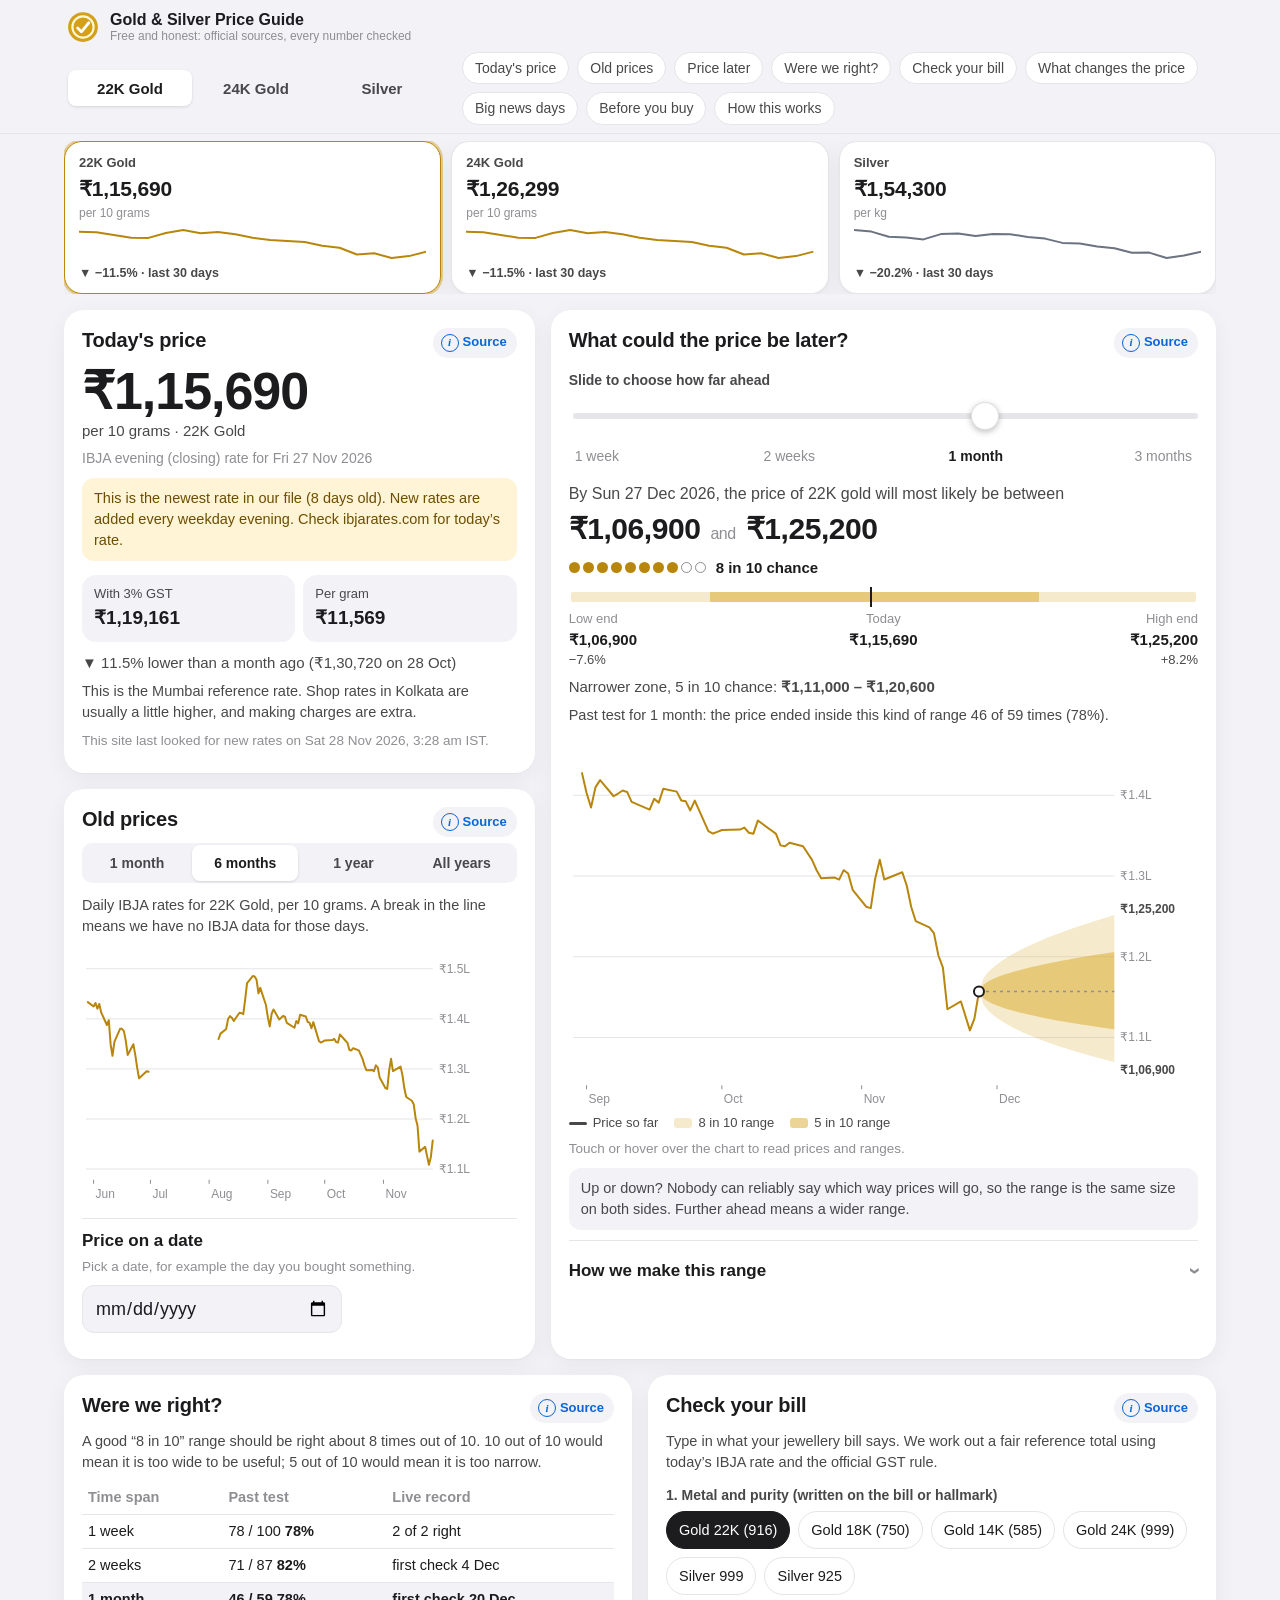
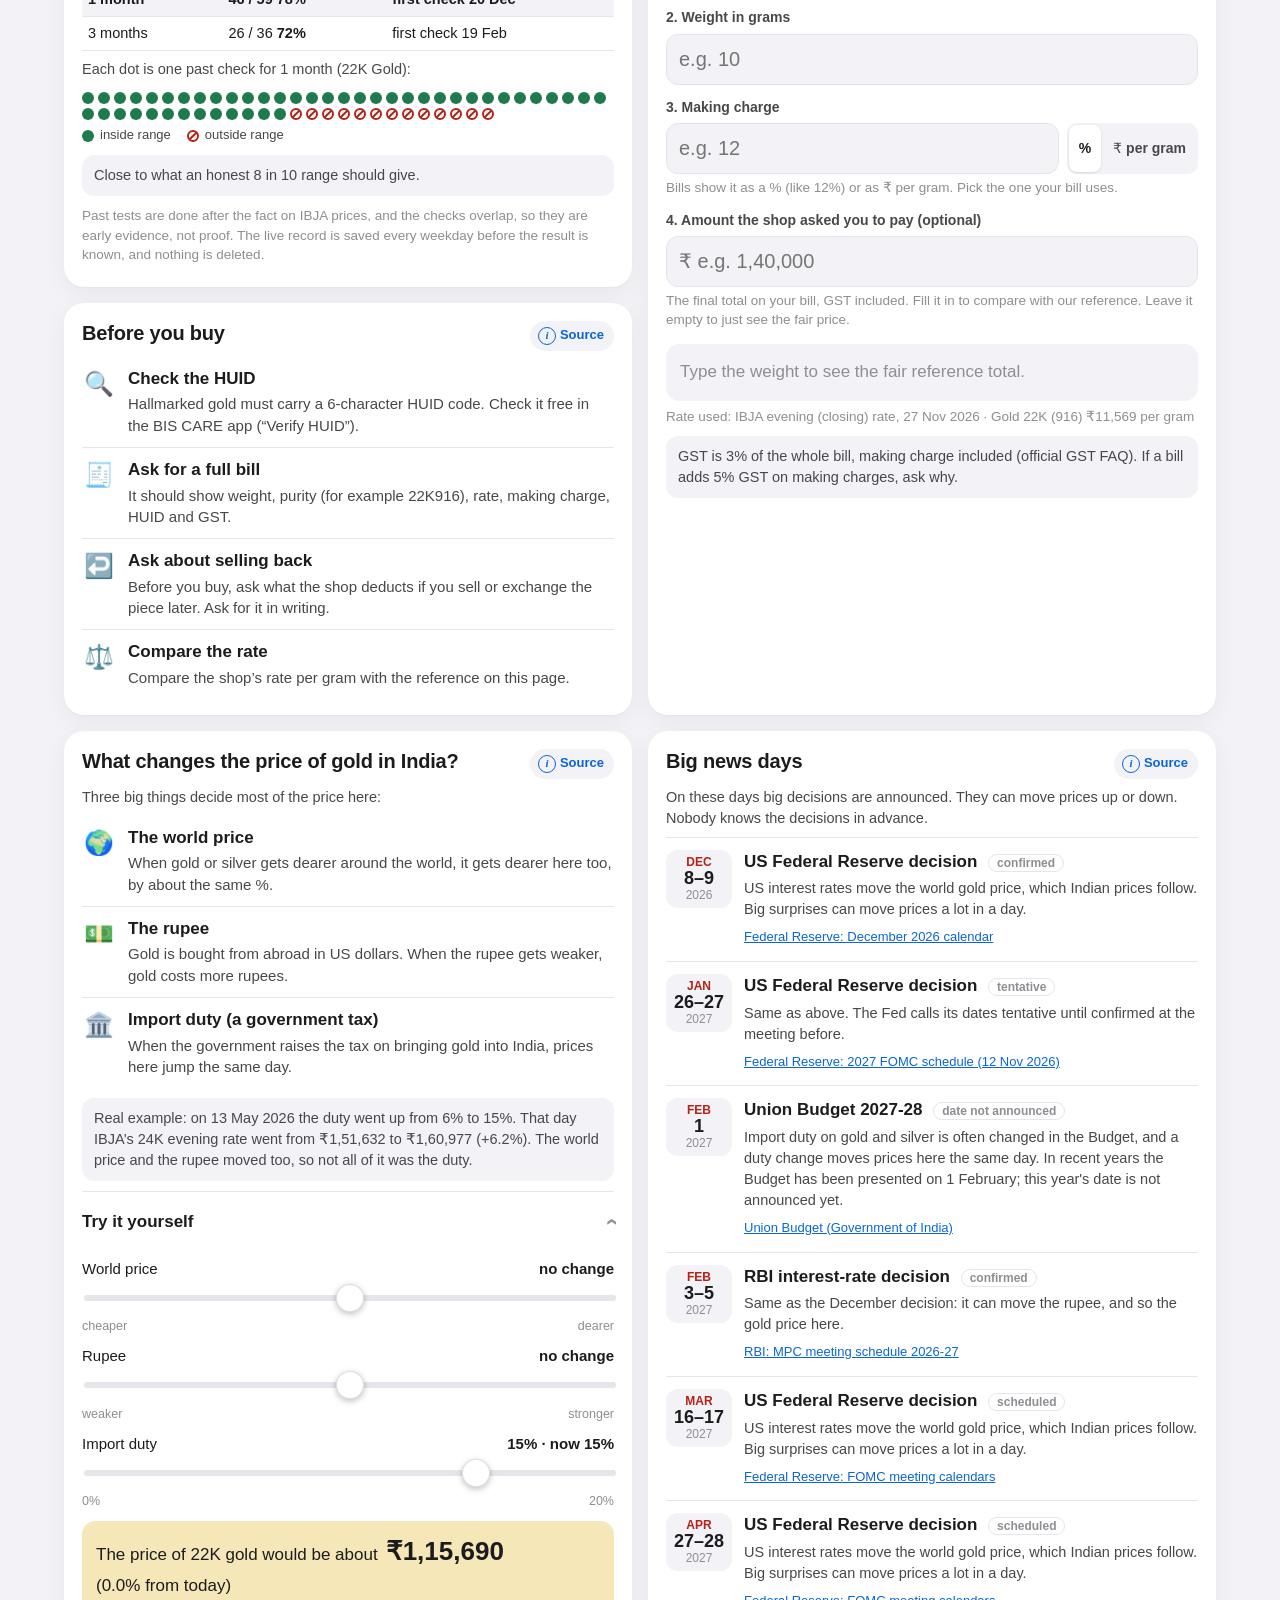
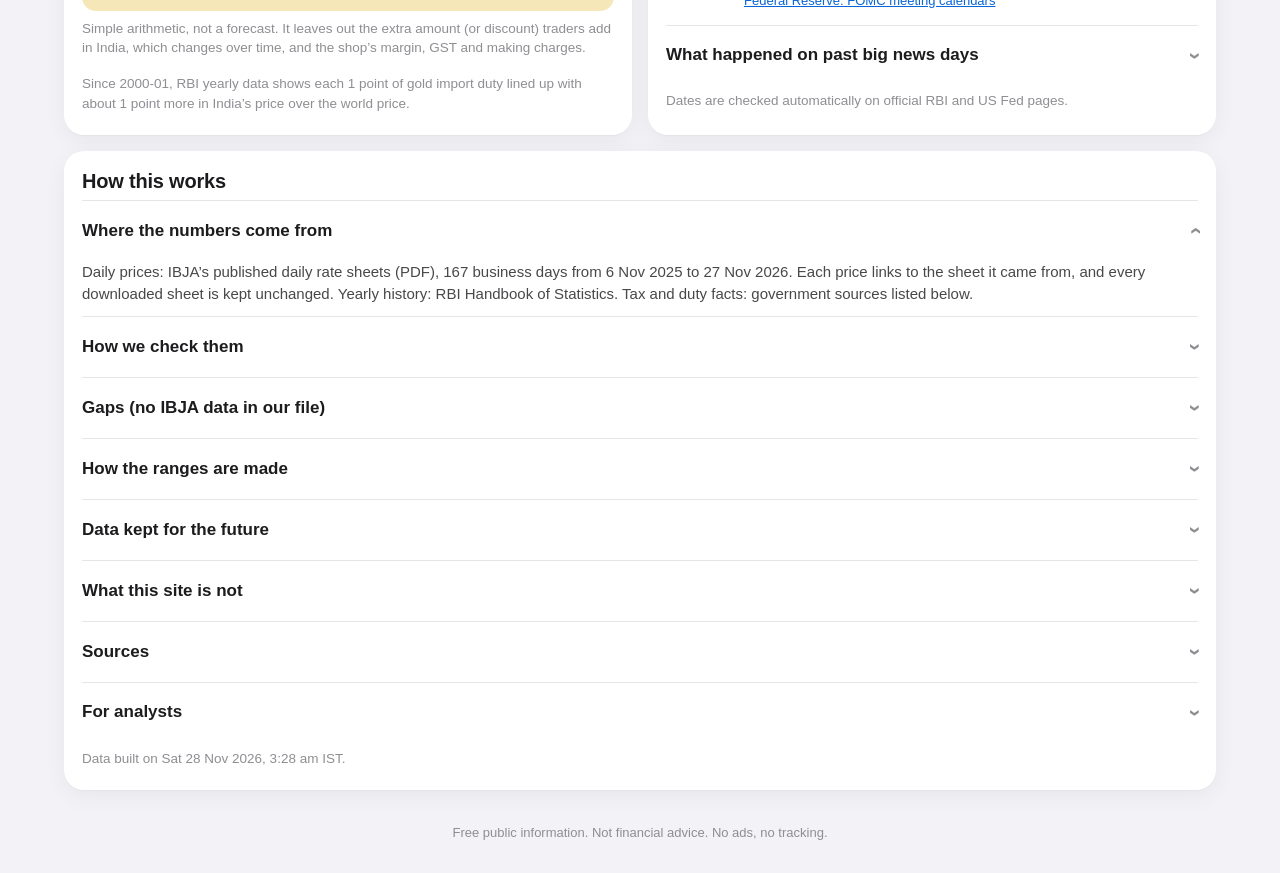
<file: index.html>
<!DOCTYPE html>
<html lang="en">
<head>
<meta charset="utf-8">
<meta name="viewport" content="width=device-width, initial-scale=1, viewport-fit=cover">
<title>Gold &amp; Silver Price Guide (Kolkata)</title>
<meta name="description" content="Today's IBJA gold and silver reference price, honest price ranges with their track record, and a jewellery bill checker. Free, official sources, no ads.">
<meta name="theme-color" content="#f2f2f7" media="(prefers-color-scheme: light)">
<meta name="theme-color" content="#000000" media="(prefers-color-scheme: dark)">
<link rel="manifest" href="manifest.webmanifest">
<link rel="icon" href="assets/icon.svg" type="image/svg+xml">
<link rel="apple-touch-icon" href="assets/icon-180.png">
<link rel="stylesheet" href="assets/styles.css">
</head>
<body>
<div class="bar">
  <header class="topbar">
    <div class="brand">
      <svg class="logo" viewBox="0 0 32 32" aria-hidden="true"><circle cx="16" cy="16" r="14" fill="#d4a017"/><circle cx="16" cy="16" r="10" fill="none" stroke="#fff6d5" stroke-width="2"/><path d="M11 17l3.5 3.5L21.5 12" fill="none" stroke="#fff" stroke-width="2.6" stroke-linecap="round" stroke-linejoin="round"/></svg>
      <div><div class="brand-name" data-t="appName"></div><div class="brand-sub" data-t="appSub"></div></div>
    </div>
  </header>
  <div class="picker">
    <div class="seg seg-metal" role="tablist" aria-label="Metal">
      <button type="button" role="tab" data-metal="gold22" data-t="m_gold22"></button>
      <button type="button" role="tab" data-metal="gold24" data-t="m_gold24"></button>
      <button type="button" role="tab" data-metal="silver" data-t="m_silver"></button>
    </div>
    <nav class="chips" aria-label="Sections">
      <a href="#today" data-t="nav_today"></a><a href="#old" data-t="nav_old"></a><a href="#next" data-t="nav_next"></a><a href="#record" data-t="nav_record"></a><a href="#bill" data-t="nav_bill"></a><a href="#why" data-t="nav_why"></a><a href="#dates" data-t="nav_dates"></a><a href="#tips" data-t="nav_tips"></a><a href="#about" data-t="nav_about"></a>
    </nav>
  </div>
</div>

<main id="main">
  <p class="loading" id="loading" data-t="loading"></p>

  <section class="glance" id="glance" hidden aria-label="All prices at a glance"></section>

  <section class="card hero" id="today" hidden>
    <div class="card-head"><h2 data-t="today_title"></h2><button class="src" data-src="today" type="button"></button></div>
    <div class="price-big" id="t-price"></div>
    <div class="unit" id="t-unit"></div>
    <div class="meta" id="t-sub"></div>
    <div class="stale" id="t-stale" hidden></div>
    <div class="kv">
      <div><span data-t="with_gst"></span><b id="t-gst"></b></div>
      <div><span data-t="per_gram"></span><b id="t-gram"></b></div>
    </div>
    <div class="change" id="t-change"></div>
    <p class="note" data-t="today_note"></p>
    <p class="fine" id="t-checked"></p>
  </section>

  <section class="card" id="old" hidden>
    <div class="card-head"><h2 data-t="old_title"></h2><button class="src" data-src="old" type="button"></button></div>
    <div class="seg seg-wide" id="o-range" role="group" aria-label="Time range">
      <button type="button" data-r="1m" data-t="r_1m"></button><button type="button" data-r="6m" data-t="r_6m"></button><button type="button" data-r="1y" data-t="r_1y"></button><button type="button" data-r="all" data-t="r_all"></button>
    </div>
    <p class="note" id="o-sub"></p>
    <div class="chart" id="o-chart" role="img"></div>
    <p class="note" id="o-foot"></p>
    <div class="lookup">
      <label for="o-date"><b data-t="lookup_title"></b><span class="hint" data-t="lookup_hint"></span></label>
      <input type="date" id="o-date" min="1970-04-01">
      <p class="lookup-out" id="o-out" aria-live="polite"></p>
    </div>
  </section>

  <section class="card" id="next" hidden>
    <div class="card-head"><h2 data-t="next_title"></h2><button class="src" data-src="next" type="button"></button></div>
    <label class="lbl" for="n-h" data-t="next_pick"></label>
    <div class="hslider">
      <input type="range" id="n-h" min="0" max="3" step="1" value="2">
      <div class="hticks" id="n-ticklabels"></div>
    </div>
    <p class="lead" id="n-lead"></p>
    <div class="range-big"><span id="n-low"></span><span class="dash" data-t="next_and"></span><span id="n-high"></span></div>
    <div class="chance"><span class="dots" aria-hidden="true"><i></i><i></i><i></i><i></i><i></i><i></i><i></i><i></i><i class="off"></i><i class="off"></i></span><span data-t="chance80"></span></div>
    <div class="numline" id="n-line"></div>
    <p class="sub50"><span data-t="next_50"></span> <b id="n-50"></b></p>
    <div class="warn" id="n-warn" hidden></div>
    <p class="score-line" id="n-score"></p>
    <div class="chart" id="n-chart" role="img"></div>
    <div class="legend" id="n-legend"></div>
    <p class="fine" data-t="chart_hint"></p>
    <p class="callout" data-t="next_updown"></p>
    <details><summary data-t="next_how"></summary><p id="n-how"></p></details>
  </section>

  <section class="card" id="record" hidden>
    <div class="card-head"><h2 data-t="record_title"></h2><button class="src" data-src="record" type="button"></button></div>
    <p class="note" data-t="record_goal"></p>
    <div class="tbl rec-tbl" id="r-table"></div>
    <p class="note" id="r-strip-title"></p>
    <div class="strip" id="r-strip" role="img"></div>
    <div class="legend"><span><i class="mk hit"></i><span data-t="legend_hit"></span></span><span><i class="mk miss"></i><span data-t="legend_miss"></span></span></div>
    <p class="callout" id="r-verdict"></p>
    <p class="fine" data-t="record_note"></p>
  </section>

  <section class="card" id="bill" hidden>
    <div class="card-head"><h2 data-t="bill_title"></h2><button class="src" data-src="bill" type="button"></button></div>
    <p class="note" data-t="bill_intro"></p>
    <span class="lbl" data-t="bill_metal"></span>
    <div class="pills" id="b-purity">
      <button type="button" data-p="g916" data-t="p_g916"></button><button type="button" data-p="g750" data-t="p_g750"></button><button type="button" data-p="g585" data-t="p_g585"></button><button type="button" data-p="g999" data-t="p_g999"></button><button type="button" data-p="s999" data-t="p_s999"></button><button type="button" data-p="s925" data-t="p_s925"></button>
    </div>
    <label class="lbl" for="b-weight" data-t="bill_weight"></label>
    <input id="b-weight" type="number" inputmode="decimal" min="0" step="0.001" placeholder="e.g. 10">
    <label class="lbl" for="b-making" data-t="bill_making"></label>
    <div class="combo">
      <input id="b-making" type="number" inputmode="decimal" min="0" step="0.01" placeholder="e.g. 12">
      <div class="seg seg-sm" id="b-mode" role="group" aria-label="Making charge unit"><button type="button" data-mode="pct" data-t="mk_pct"></button><button type="button" data-mode="perGram" data-t="mk_pg"></button></div>
    </div>
    <p class="hint" data-t="bill_making_hint"></p>
    <label class="lbl" for="b-total" data-t="bill_total_in"></label>
    <input id="b-total" type="number" inputmode="decimal" min="0" step="1" placeholder="₹ e.g. 1,40,000">
    <p class="hint" data-t="bill_total_hint"></p>
    <div class="result" id="b-result"></div>
    <p class="fine" id="b-rate"></p>
    <p class="callout" data-t="bill_gst_note"></p>
  </section>

  <section class="card" id="why" hidden>
    <div class="card-head"><h2 data-t="why_title"></h2><button class="src" data-src="why" type="button"></button></div>
    <p class="note" data-t="why_intro"></p>
    <ul class="tips">
      <li><span class="ic">🌍</span><div><b data-t="why_1t"></b><p data-t="why_1"></p></div></li>
      <li><span class="ic">💵</span><div><b data-t="why_2t"></b><p data-t="why_2"></p></div></li>
      <li><span class="ic">🏛️</span><div><b data-t="why_3t"></b><p data-t="why_3"></p></div></li>
    </ul>
    <p class="callout" id="w-example"></p>
    <details id="w-try"><summary data-t="why_try"></summary>
      <div class="slider"><div class="sl-top"><span data-t="s_world"></span><b id="w-world-v"></b></div><input id="w-world" type="range" min="-20" max="20" step="1" value="0"><div class="sl-ends"><span data-t="s_cheaper"></span><span data-t="s_dearer"></span></div></div>
      <div class="slider"><div class="sl-top"><span data-t="s_rupee"></span><b id="w-rupee-v"></b></div><input id="w-rupee" type="range" min="-10" max="10" step="1" value="0"><div class="sl-ends"><span data-t="s_weaker"></span><span data-t="s_stronger"></span></div></div>
      <div class="slider"><div class="sl-top"><span data-t="s_duty"></span><b id="w-duty-v"></b></div><input id="w-duty" type="range" min="0" max="20" step="0.5" value="15"><div class="sl-ends"><span>0%</span><span>20%</span></div></div>
      <div class="whatif"><span id="w-label"></span><b id="w-price"></b><span id="w-pct"></span></div>
      <p class="fine" data-t="why_note"></p>
    </details>
    <p class="fine" data-t="why_research"></p>
  </section>

  <section class="card" id="dates" hidden>
    <div class="card-head"><h2 data-t="dates_title"></h2><button class="src" data-src="dates" type="button"></button></div>
    <p class="note" data-t="dates_note"></p>
    <ul class="events" id="d-list"></ul>
    <details><summary data-t="dates_past"></summary><div class="tbl" id="d-past"></div><p class="fine" data-t="dates_past_note"></p></details>
    <p class="fine" data-t="dates_auto"></p>
  </section>

  <section class="card" id="tips" hidden>
    <div class="card-head"><h2 data-t="tips_title"></h2><button class="src" data-src="tips" type="button"></button></div>
    <ul class="tips">
      <li><span class="ic">🔍</span><div><b data-t="tip1_t"></b><p data-t="tip1"></p></div></li>
      <li><span class="ic">🧾</span><div><b data-t="tip2_t"></b><p data-t="tip2"></p></div></li>
      <li><span class="ic">↩️</span><div><b data-t="tip3_t"></b><p data-t="tip3"></p></div></li>
      <li><span class="ic">⚖️</span><div><b data-t="tip4_t"></b><p data-t="tip4"></p></div></li>
    </ul>
  </section>

  <section class="card" id="about" hidden>
    <div class="card-head"><h2 data-t="about_title"></h2></div>
    <details open><summary data-t="a_where"></summary><p id="a-where"></p></details>
    <details><summary data-t="a_check"></summary><p id="a-check1"></p><p id="a-check2"></p><div class="tbl" id="a-sgb"></div><p id="a-check3"></p></details>
    <details><summary data-t="a_gaps"></summary><ul id="a-gaps"></ul><p class="note" data-t="a_gaps_text"></p></details>
    <details><summary data-t="a_method"></summary><p id="a-method"></p></details>
    <details><summary data-t="a_data"></summary><p data-t="a_data_text"></p></details>
    <details><summary data-t="a_not"></summary><p data-t="a_not_text"></p></details>
    <details><summary data-t="a_sources"></summary><ul class="srclist" id="a-sources"></ul></details>
    <details><summary data-t="a_analyst"></summary><p data-t="a_analyst_text"></p>
      <ul class="links">
        <li><a href="analyst/" data-t="a_open_analyst"></a></li>
        <li><a href="data/research/India%20gold%20silver%20prices%2080%20years.md" data-t="a_report"></a></li>
        <li><a href="data/ibja_daily.csv" data-t="a_csv_daily"></a></li>
        <li><a href="data/forecasts.csv" data-t="a_csv_fc"></a></li>
        <li><a href="data/site.json" data-t="a_json"></a></li>
      </ul>
    </details>
    <p class="fine" id="a-updated"></p>
  </section>
</main>

<footer class="foot" data-t="footer"></footer>

<div class="sheet-back" id="sheet-back" hidden></div>
<div class="sheet" id="sheet" role="dialog" aria-modal="true" aria-labelledby="sheet-title" hidden>
  <div class="grab"></div>
  <h3 id="sheet-title" data-t="src_title"></h3>
  <ul class="srclist" id="sheet-list"></ul>
  <button type="button" class="btn" id="sheet-close" data-t="close"></button>
</div>
<div class="tip-pop" id="tip" hidden></div>

<script src="assets/i18n.js"></script>
<script src="assets/calc.js"></script>
<script src="assets/charts.js"></script>
<script src="assets/app.js"></script>
</body>
</html>
</file>
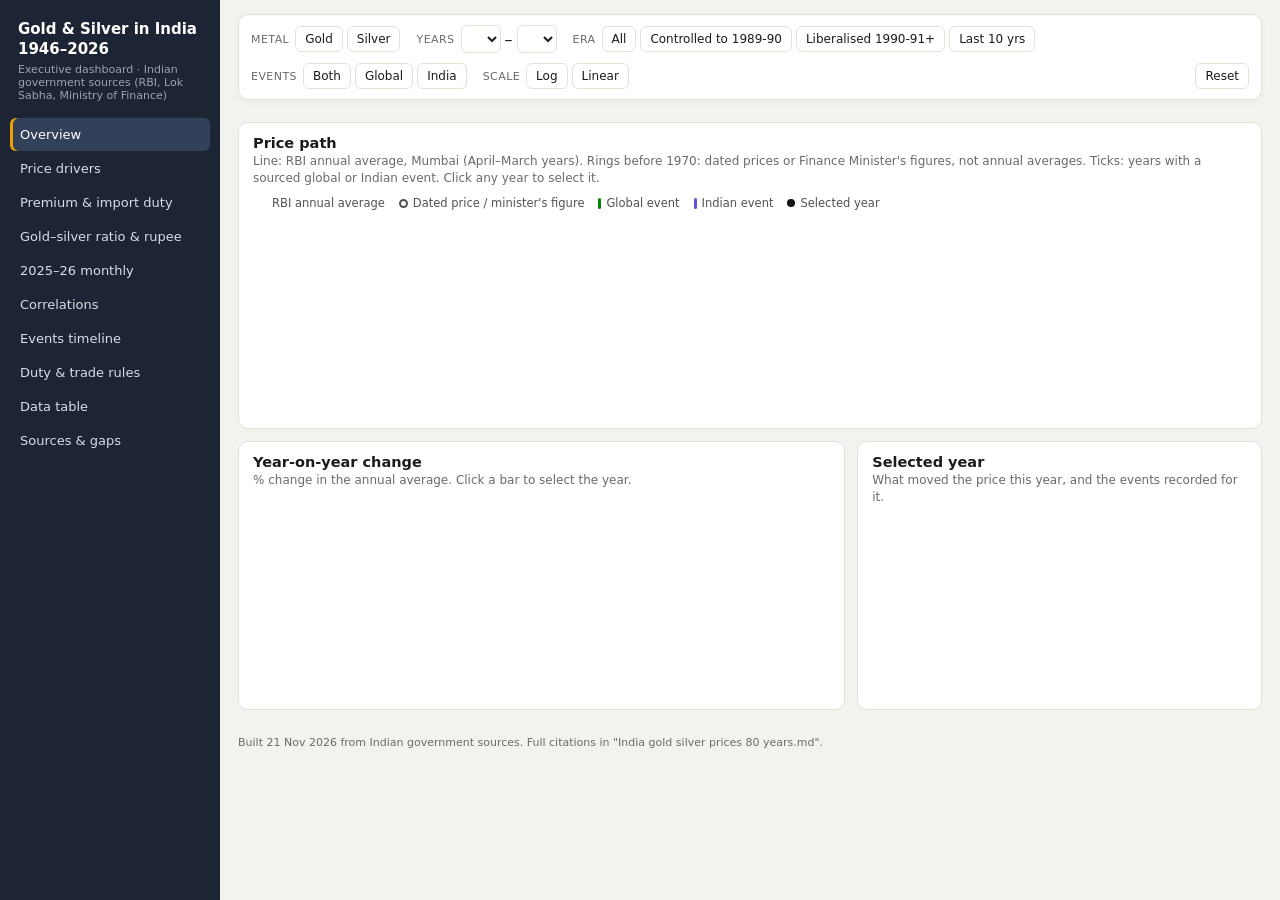
<file: analyst_src/src/template.html>
<!DOCTYPE html>
<html lang="en">
<head>
<meta charset="utf-8">
<meta name="viewport" content="width=device-width, initial-scale=1">
<title>Gold &amp; Silver in India 1946–2026 · Executive Dashboard</title>
<style>
:root{--bg:#f3f2ee;--panel:#fff;--ink:#1b1b19;--muted:#6b6a65;--sec:#52514e;--line:#e3e1d8;--grid:#eeede6;--axis:#c3c2b7;--nav:#1d2433;--navInk:#d9dde6;--accent:#2a78d6;--hi:#141413;
--c0:#2a78d6;--c1:#eb6834;--c2:#1baf7a;--c3:#eda100;--c4:#e87ba4;--c5:#008300;--c6:#6250d6;--c7:#e34948;font-family:system-ui,-apple-system,"Segoe UI",Roboto,sans-serif;color:var(--ink)}
*{box-sizing:border-box}body{margin:0;background:var(--bg)}@media (min-width:861px){.app{background:linear-gradient(to right,var(--nav) 220px,var(--bg) 220px)}}
.app{display:grid;grid-template-columns:220px 1fr;min-height:100vh}
nav{background:var(--nav);color:var(--navInk);padding:16px 10px;position:sticky;top:0;height:100vh;overflow:auto}
nav h1{font-size:15px;color:#fff;margin:4px 8px 4px;line-height:1.3}nav .sub{font-size:11px;color:#9aa3b5;margin:0 8px 16px}
nav button{display:block;width:100%;text-align:left;background:none;border:0;color:var(--navInk);font:inherit;font-size:13px;padding:9px 10px;border-radius:6px;cursor:pointer;margin:1px 0}
nav button:hover{background:#2a3347}nav button.on{background:#33405a;color:#fff;box-shadow:inset 3px 0 0 var(--c3)}
main{padding:14px 18px 40px;min-width:0}
.slicers{display:flex;flex-wrap:wrap;gap:10px 16px;align-items:center;background:var(--panel);border:1px solid var(--line);border-radius:10px;padding:10px 12px;position:sticky;top:0;z-index:5;box-shadow:0 2px 6px rgba(0,0,0,.04)}
.sl{display:flex;align-items:center;gap:4px;flex-wrap:wrap}.sl>span{font-size:11px;color:var(--muted);text-transform:uppercase;letter-spacing:.04em;margin-right:2px}
.sl button,.sl select{font:inherit;font-size:12px;border:1px solid var(--line);background:#fff;color:var(--ink);padding:5px 9px;border-radius:6px;cursor:pointer}
.sl button.on{background:var(--hi);color:#fff;border-color:var(--hi)}
.reset{margin-left:auto}
.kpis{display:grid;grid-template-columns:repeat(auto-fit,minmax(150px,1fr));gap:10px;margin:12px 0}
.kpi{background:var(--panel);border:1px solid var(--line);border-radius:10px;padding:10px 12px;border-top:3px solid var(--c0)}
.kpi .l{font-size:11px;color:var(--muted);text-transform:uppercase;letter-spacing:.03em}.kpi .v{font-size:22px;font-weight:650;margin:4px 0 2px;font-variant-numeric:tabular-nums;overflow-wrap:anywhere}.kpi .s{font-size:11.5px;color:var(--sec)}
.up{color:#0b7a3e}.down{color:#b3261e}
.selbar{font-size:12px;color:var(--sec);margin:-2px 0 10px}.selbar b{color:var(--ink)}
.page{display:none}.page.on{display:block}
.grid2{display:grid;grid-template-columns:3fr 2fr;gap:12px}.grid2e{display:grid;grid-template-columns:1fr 1fr;gap:12px}
.card{background:var(--panel);border:1px solid var(--line);border-radius:10px;padding:12px 14px;margin-bottom:12px;min-width:0}
.card h2{font-size:14.5px;margin:0 0 2px}.card p.d{font-size:12px;color:var(--muted);margin:2px 0 8px;line-height:1.45}
.legend{display:flex;flex-wrap:wrap;gap:4px 14px;font-size:11.5px;color:var(--sec);margin-bottom:6px}.legend i{display:inline-block;width:14px;height:4px;border-radius:2px;margin-right:5px;vertical-align:middle}
.legend i.ring{width:9px;height:9px;border-radius:50%;border:2px solid;background:none}.legend i.tick{width:3px;height:11px}.legend i.dash{height:0;border-top:2px dashed var(--ink);border-radius:0}
.chart{position:relative;width:100%;min-height:200px}.chart svg{display:block;overflow:visible}
.tick text,.tk{fill:var(--sec);font-size:11px;font-variant-numeric:tabular-nums}.tick line,.domain{stroke:var(--axis)}.gridl line{stroke:var(--grid)}.gridl .domain{display:none}
.lab{fill:var(--ink);font-size:11px;font-variant-numeric:tabular-nums}.labm{fill:var(--sec);font-size:11px}
#tip{position:fixed;pointer-events:none;background:#fff;border:1px solid #d9d7ce;box-shadow:0 6px 18px rgba(0,0,0,.14);border-radius:8px;padding:8px 10px;font-size:12px;max-width:330px;line-height:1.4;z-index:50;opacity:0;transition:opacity .08s}
#tip .h{font-weight:650;margin-bottom:2px}#tip .m{color:var(--sec)}#tip .e{margin-top:4px}
table{border-collapse:collapse;width:100%;font-size:12px}th{text-align:left;color:var(--sec);font-weight:600;border-bottom:1px solid var(--line);padding:6px 8px;position:sticky;top:0;background:#fff;cursor:pointer;white-space:nowrap}
td{border-bottom:1px solid var(--line);padding:6px 8px;vertical-align:top}td.n,th.n{text-align:right;font-variant-numeric:tabular-nums;white-space:nowrap}
tr.sel td{background:#fff6dc}tbody tr:hover td{background:#f7f6f1;cursor:pointer}
.tw{overflow:auto;max-height:560px}.tools{display:flex;gap:8px;flex-wrap:wrap;margin-bottom:8px}.tools input{font:inherit;font-size:12px;padding:6px 9px;border:1px solid var(--line);border-radius:6px;min-width:200px}
.tools button{font:inherit;font-size:12px;padding:6px 10px;border:1px solid var(--line);border-radius:6px;background:#fff;cursor:pointer}
.evlist{max-height:330px;overflow:auto;font-size:12.5px;line-height:1.45}.evlist div{padding:6px 0;border-bottom:1px solid var(--line)}.evlist b{font-size:11px;text-transform:uppercase;letter-spacing:.04em;color:var(--muted)}
.pill{display:inline-block;font-size:10.5px;padding:1px 6px;border-radius:9px;background:#eef3fb;color:#1f5aa6;margin-right:4px}.pill.dom{background:#f2eefc;color:#4b3aa8}
.notes li{font-size:12.5px;line-height:1.55;margin-bottom:6px;color:#33332f}
.foot{font-size:11px;color:var(--muted);margin-top:14px}
@media (max-width:860px){.app{grid-template-columns:1fr}nav{position:sticky;top:0;height:auto;z-index:6;display:flex;overflow-x:auto;padding:8px;gap:4px;align-items:center}nav h1,nav .sub{display:none}nav button{white-space:nowrap;width:auto;padding:7px 10px}nav button.on{box-shadow:inset 0 -3px 0 var(--c3)}.slicers{position:static}.grid2,.grid2e{grid-template-columns:1fr}main{padding:10px}}
@media print{nav,.slicers{display:none}.app{display:block}.page{display:block!important;break-before:page}}
</style>
</head>
<body>
<div class="app">
<nav id="nav">
  <h1>Gold &amp; Silver in India<br>1946–2026</h1>
  <div class="sub">Executive dashboard · Indian government sources (RBI, Lok Sabha, Ministry of Finance)</div>
  <button data-page="overview" class="on">Overview</button>
  <button data-page="drivers">Price drivers</button>
  <button data-page="premium">Premium &amp; import duty</button>
  <button data-page="ratio">Gold–silver ratio &amp; rupee</button>
  <button data-page="monthly">2025–26 monthly</button>
  <button data-page="corr">Correlations</button>
  <button data-page="events">Events timeline</button>
  <button data-page="duty">Duty &amp; trade rules</button>
  <button data-page="data">Data table</button>
  <button data-page="notes">Sources &amp; gaps</button>
</nav>
<main>
  <div class="slicers" id="slicers">
    <div class="sl"><span>Metal</span><button data-k="metal" data-v="gold">Gold</button><button data-k="metal" data-v="silver">Silver</button></div>
    <div class="sl"><span>Years</span><select id="from"></select>–<select id="to"></select></div>
    <div class="sl"><span>Era</span><button data-era="all">All</button><button data-era="ctl">Controlled to 1989-90</button><button data-era="lib">Liberalised 1990-91+</button><button data-era="10">Last 10 yrs</button></div>
    <div class="sl"><span>Events</span><button data-k="evt" data-v="both">Both</button><button data-k="evt" data-v="geo">Global</button><button data-k="evt" data-v="dom">India</button></div>
    <div class="sl"><span>Scale</span><button data-k="scale" data-v="log">Log</button><button data-k="scale" data-v="linear">Linear</button></div>
    <div class="sl reset"><button id="reset">Reset</button></div>
  </div>
  <div class="kpis" id="kpis"></div>
  <div class="selbar" id="selbar"></div>

  <section class="page on" id="p-overview">
    <div class="card"><h2 id="t-price">Price path</h2><p class="d">Line: RBI annual average, Mumbai (April–March years). Rings before 1970: dated prices or Finance Minister's figures, not annual averages. Ticks: years with a sourced global or Indian event. Click any year to select it.</p>
      <div class="legend"><span><i class="mcol"></i>RBI annual average</span><span><i class="ring mring"></i>Dated price / minister's figure</span><span><i class="tick" style="background:var(--c5)"></i>Global event</span><span><i class="tick" style="background:var(--c6)"></i>Indian event</span><span><i style="background:var(--hi);width:8px;height:8px;border-radius:50%"></i>Selected year</span></div>
      <div class="chart" id="c-price"></div></div>
    <div class="grid2">
      <div class="card"><h2>Year-on-year change</h2><p class="d">% change in the annual average. Click a bar to select the year.</p><div class="chart" id="c-yoy"></div></div>
      <div class="card"><h2 id="t-yeardetail">Selected year</h2><p class="d">What moved the price this year, and the events recorded for it.</p><div class="chart" id="c-mini" style="min-height:150px"></div><div class="evlist" id="yearEvents"></div></div>
    </div>
  </section>

  <section class="page" id="p-drivers">
    <div class="card"><h2>What made each year's change</h2><p class="d">Each year's change in the Mumbai price, split exactly into the world US$ price, the rupee vs the dollar, and the change in India's premium over the world price. Log-points (≈ % for small moves). Computed from RBI's own columns.</p>
      <div class="legend"><span><i style="background:var(--c2)"></i>World price in US$</span><span><i style="background:var(--c3)"></i>Rupee vs US$</span><span><i style="background:var(--c4)"></i>India's premium</span><span><i style="background:var(--ink);height:3px"></i>Total change</span></div>
      <div class="chart" id="c-decomp"></div></div>
    <div class="grid2e">
      <div class="card"><h2>Contribution over the selected years</h2><p class="d">Sum of each part across the years in the slicer, and its share of the total change.</p><div class="chart" id="c-contrib" style="min-height:170px"></div></div>
      <div class="card"><h2>Price change vs wholesale inflation</h2><p class="d">Yearly % change in the metal price against WPI inflation (RBI). Inflation tracked gold mainly before 1990.</p><div class="legend"><span><i class="mcol"></i>Metal price YoY</span><span><i style="background:var(--c7)"></i>WPI inflation</span></div><div class="chart" id="c-wpi"></div></div>
    </div>
  </section>

  <section class="page" id="p-premium">
    <div class="card"><h2>India's premium over the world price vs import duty</h2><p class="d">How far the Mumbai price sat above the world price in rupees (RBI's London gold / New York silver columns), against the time-weighted import duty as a % of value. Before 1990 imports were banned: the gap reflected smuggling and export rules.</p>
      <div class="legend"><span><i class="mcol"></i>Domestic premium</span><span><i class="dash"></i>Import duty, % of value</span></div>
      <div class="chart" id="c-prem"></div></div>
  </section>

  <section class="page" id="p-ratio">
    <div class="card"><h2>Gold–silver ratio: India vs world</h2><p class="d">Grams of silver that buy one gram of gold in Mumbai, and the same ratio from RBI's London gold and New York silver columns.</p>
      <div class="legend"><span><i style="background:var(--c7)"></i>India (Mumbai)</span><span><i style="background:var(--c2)"></i>World (London ÷ New York)</span></div>
      <div class="chart" id="c-ratio"></div></div>
    <div class="card"><h2>Rupees per US dollar</h2><p class="d">Annual average (RBI / Economic Survey). Gaps: years with no government figure found (1964-65, 1966-67 devaluation year, 1971-72 to 1973-74).</p><div class="chart" id="c-fx"></div></div>
  </section>

  <section class="page" id="p-monthly">
    <div class="card"><h2>Month by month, January 2025 onward</h2><p class="d">RBI monthly averages, Mumbai (Handbook Table 164 to Apr 2026; Bulletin Table 21 May–Aug 2026). Rings: RBI Sovereign Gold Bond prices (999 gold, IBJA averages on stated days, ×10 g). Sep–Nov 2026 not yet published by RBI.</p>
      <div class="legend"><span><i style="background:var(--c0)"></i>Gold, Rs/10 g</span><span><i style="background:var(--c1)"></i>Silver, Rs/kg</span><span><i class="ring" style="border-color:var(--ink)"></i>SGB price</span></div>
      <div class="chart" id="c-monthly"></div></div>
  </section>

  <section class="page" id="p-corr">
    <div>
      <div class="card"><h2>Yearly change: Indian price vs world US$ price</h2><p class="d">Each dot is one year. Colour shows the era. A tight diagonal means the world price passes straight through to India.</p>
        <div class="legend"><span><i style="background:var(--c6)"></i>Controlled era (to 1989-90)</span><span><i style="background:var(--c2)"></i>Liberalised era (1990-91 on)</span></div>
        <div class="chart" id="c-scatter"></div></div>
      <div class="card"><h2>Correlation table</h2><p class="d">Pearson correlation of yearly % changes (1 = always together, 0 = no link). Not causation.</p><div class="tw"><table id="tb-corr"></table></div></div>
    </div>
  </section>

  <section class="page" id="p-events">
    <div class="card"><h2>Events timeline</h2><p class="d">Filtered by the year range and event slicers. Labels: (G) Indian govt page · (G-sec) govt content via another page · (NIO) non-Indian official · (NG) non-government · (L) govt action known from press report · (U) no source fetched, context only · (†) RBI 1958-59 report read on a non-government mirror. Click a row to select the year.</p>
      <div class="tools"><input id="evq" placeholder="Search events…"></div>
      <div class="tw"><table id="tb-events"></table></div></div>
  </section>

  <section class="page" id="p-duty">
    <div class="card"><h2 id="t-duty">Import duty &amp; trade rules</h2><p class="d">Status: C confirmed on a government page · L known only from a press report of a government notice · U unconfirmed. Switch the metal slicer to see silver.</p><div class="tw"><table id="tb-duty"></table></div></div>
  </section>

  <section class="page" id="p-data">
    <div class="card"><h2>Master yearly data</h2><p class="d">RBI annual averages with worked-out changes, premium and ratio. Click a header to sort. Blank = no government figure.</p>
      <div class="tools"><input id="dq" placeholder="Filter by year, e.g. 199"><button id="csv">Download CSV</button></div>
      <div class="tw"><table id="tb-data"></table></div></div>
  </section>

  <section class="page" id="p-notes">
    <div class="card notes"><h2>Sources, method and gaps</h2><ul>
      <li><b>Annual prices:</b> RBI Handbook of Statistics on Indian Economy, "Average Price of Gold and Silver in Domestic and Foreign Markets" — 2009-10 ed. Table 41 (1970-71 to 1974-75), 16 Sep 2016 ed. Table 42 (1975-76 to 1984-85), 2025-26 ed. Table 35 (1985-86 to 2025-26). Mumbai, April–March averages; gold Rs/10 g, silver Rs/kg. RBI: data up to 1999-2000 and from 2000-01 "may not be strictly comparable" (source change).</li>
      <li><b>1946–1969:</b> no annual gold average could be read on a government site. Dated points come from RBI's Report on Currency and Finance 1958-59 (read on a non-government mirror of RBI's site) and from the Finance Minister in the Lok Sabha, 21 Dec 1964. These are not annual averages and are never interpolated.</li>
      <li><b>2026:</b> monthly only (Handbook Table 164 to Apr 2026; Bulletin Table 21 May–Aug 2026). No annual 2026-27 figure is shown.</li>
      <li><b>Worked-out values:</b> YoY %, premium (Mumbai ÷ RBI world price in rupees − 1), ratio (gold Rs/10 g × 100 ÷ silver Rs/kg) and the world/rupee/premium split are computed in this file from RBI columns. Duty equivalents are time-weighted from the confirmed duty history; June 2013 and July 2019 changes assumed on the 1st.</li>
      <li><b>Exchange rate:</b> RBI official rates to 1991-92; RBI-published market-based rates from 1992-93; Economic Survey 2025-26 for 2018-19 to 2024-25; RBI Annual Report 2025-26 for 2025-26.</li>
      <li><b>Inflation:</b> WPI annual rates from RBI tables; 2025-26 WPI (0.7%) is provisional.</li>
      <li><b>Verification:</b> an independent check re-compared all 448 RBI annual values, every exchange-rate, monthly and SGB figure against the research notes and recomputed every derived value; no numeric mismatch was found.</li>
      <li><b>Not charted (incomplete government series):</b> yearly monsoon rainfall, repo-rate history, gold imports before 1997-98. See the written report.</li>
    </ul></div>
  </section>
  <div class="foot">Built 21 Nov 2026 from Indian government sources. Full citations in "India gold silver prices 80 years.md".</div>
</main>
</div>
<div id="tip"></div>
<script>__D3__</script>
<script>const DATA = __DATA__;</script>
<script>
(function(){
const C=i=>getComputedStyle(document.documentElement).getPropertyValue('--c'+i).trim();
const nf=new Intl.NumberFormat('en-IN',{maximumFractionDigits:2}), n0=new Intl.NumberFormat('en-IN',{maximumFractionDigits:0});
const num=v=>v==null||isNaN(v)?'—':nf.format(v), rs=v=>v==null?'—':'Rs '+nf.format(v);
const sgn=(v,d=1)=>v==null||isNaN(v)?'—':(v>0?'+':v<0?'−':'')+Math.abs(v).toFixed(d);
const pct=(v,d=1)=>v==null||isNaN(v)?'—':sgn(v,d)+'%';
const tickRs=v=>v>=1e5?nf.format(v/1e5)+' lakh':n0.format(v);
const fyOf=s=>s+'-'+String((s+1)%100).padStart(2,'0');

// ---------- derived annual table
const A=DATA.rbi_annual.slice().sort((a,b)=>a.fy_start-b.fy_start);
const FX=new Map(DATA.inr_usd.map(r=>[r.fy,r])), MAC=new Map(DATA.macro.map(r=>[r.fy,r]));
const DEC=new Map(DATA.decomposition.map(r=>[r.fy,r])), DUTY=new Map(DATA.duty_equiv.map(r=>[r.fy,r]));
const ROWS=A.map((r,i)=>{const p=A[i-1],ch=(a,b)=>b?(a/b-1)*100:null;return{fy:r.fy,s:r.fy_start,gold:r.gold_rs_10g,silver:r.silver_rs_kg,
 gold_yoy:p?ch(r.gold_rs_10g,p.gold_rs_10g):null,silver_yoy:p?ch(r.silver_rs_kg,p.silver_rs_kg):null,
 ratio:r.gold_rs_10g*100/r.silver_rs_kg,intl_ratio:r.london_gold_rs_10g*100/r.ny_silver_rs_kg,
 gold_prem:ch(r.gold_rs_10g,r.london_gold_rs_10g),silver_prem:ch(r.silver_rs_kg,r.ny_silver_rs_kg),
 london_usd:r.london_gold_usd_oz,ny_cents:r.ny_silver_cents_oz,london_rs:r.london_gold_rs_10g,ny_rs:r.ny_silver_rs_kg,
 world_gold_yoy:p?ch(r.london_gold_usd_oz,p.london_gold_usd_oz):null,world_silver_yoy:p?ch(r.ny_silver_cents_oz,p.ny_silver_cents_oz):null,
 inr:(FX.get(r.fy)||{}).inr_per_usd??null,wpi:(MAC.get(r.fy)||{}).wpi??null,cpi:(MAC.get(r.fy)||{}).cpi_iw??null,
 gold_duty:(DUTY.get(r.fy)||{}).gold_duty_pct??null,silver_duty:(DUTY.get(r.fy)||{}).silver_duty_pct??null,table:r.rbi_table,url:r.source_url}});
const BY=new Map(ROWS.map(r=>[r.s,r]));
const MINS=ROWS[0].s, MAXS=ROWS[ROWS.length-1].s;
const EV=DATA.events;

// ---------- state
const S={metal:'gold',from:1946,to:MAXS,evt:'both',scale:'log',sel:MAXS,page:'overview'};
const M=()=>S.metal, MC=()=>C(S.metal==='gold'?0:1), UNIT=()=>S.metal==='gold'?'per 10 g':'per kg';
const inRange=s=>s>=Math.max(S.from,MINS)&&s<=S.to;
const evOk=e=>S.evt==='both'||(S.evt==='geo')===e.type.startsWith('Geo');
const evBy=()=>{const m=new Map();EV.filter(evOk).forEach(e=>{if(!m.has(e.fy))m.set(e.fy,[]);m.get(e.fy).push(e)});return m};

// ---------- tooltip
const tip=document.getElementById('tip');
function showTip(ev,lines){tip.replaceChildren();lines.forEach((l,i)=>{const o=typeof l==='string'?{t:l}:l;const d=document.createElement('div');d.className=i===0?'h':(o.c||'');d.textContent=o.t;tip.appendChild(d)});
 tip.style.opacity=1;const w=tip.offsetWidth,h=tip.offsetHeight;let x=ev.clientX+14,y=ev.clientY-h/2;if(x+w>innerWidth-6)x=ev.clientX-w-14;y=Math.max(6,Math.min(innerHeight-h-6,y));tip.style.left=Math.max(6,x)+'px';tip.style.top=y+'px'}
function hideTip(){tip.style.opacity=0}
document.addEventListener('scroll',hideTip,true);

// ---------- chart frame
function frame(id,H,yLabels,mb=28){const el=document.getElementById(id);el.replaceChildren();const W=Math.max(280,el.clientWidth);
 const svg=d3.select(el).append('svg').attr('width',W).attr('height',H).attr('role','img');
 const t=svg.append('text').attr('class','tk');let lw=0;yLabels.forEach(s=>{t.text(s);lw=Math.max(lw,t.node().getComputedTextLength()||String(s).length*6.5)});t.remove();
 const m={l:Math.ceil(lw)+12,r:12,t:14,b:mb};return{el,svg,W,H,m,iw:W-m.l-m.r,ih:H-m.t-m.b,g:svg.append('g').attr('transform',`translate(${m.l},${m.t})`)}}
function yAxis(F,y,ticks,fmt){F.g.append('g').attr('class','gridl').call(d3.axisLeft(y).tickValues(ticks).tickSize(-F.iw).tickFormat(''));
 F.g.append('g').call(d3.axisLeft(y).tickValues(ticks).tickFormat(fmt).tickSize(0).tickPadding(7)).call(a=>a.select('.domain').remove())}
function xYears(F,x,y0,a,b){const span=b-a,step=F.W<520?(span>40?20:span>15?10:5):(span>40?10:span>15?5:span>6?2:1);
 const t=d3.range(Math.ceil(a/step)*step,b+1,step);F.g.append('g').attr('transform',`translate(0,${y0})`).call(d3.axisBottom(x).tickValues(t).tickFormat(d3.format('d')).tickSizeOuter(0))}
function selLine(F,x,s,h){if(s==null)return;F.g.append('rect').attr('x',x(s+0.25)).attr('width',Math.max(2,x(s+1.25)-x(s+0.25))).attr('y',0).attr('height',h).attr('fill','#fff1c2').attr('opacity',.6).lower()}
function overlay(F,x,h,lo,hi,tipFn){F.g.append('rect').attr('width',F.iw).attr('height',h).attr('fill','transparent').style('cursor','pointer')
 .on('mousemove',ev=>{const s=Math.max(lo,Math.min(hi,Math.floor(x.invert(d3.pointer(ev)[0])-0.25)));showTip(ev,tipFn(s))}).on('mouseleave',hideTip)
 .on('click',ev=>{const s=Math.max(lo,Math.min(hi,Math.floor(x.invert(d3.pointer(ev)[0])-0.25)));select(s)})}
function evLines(m,fy){return(m.get(fy)||[]).map(e=>({t:(e.type.startsWith('Geo')?'Global: ':'India: ')+e.text,c:'e'}))}

// ---------- charts
function cPrice(){const k=M(),c=MC(),evm=evBy();const lo=S.from<MINS?1946:S.from,hi=S.to;
 const ann=ROWS.filter(r=>inRange(r.s)).map(r=>({s:r.s,x:r.s+0.75,v:r[k],fy:r.fy}));
 const pts=S.from<MINS?DATA.pre1970_points.filter(p=>p.metal===k):[];
 const vals=ann.map(d=>d.v).concat(pts.map(p=>p.value));if(!vals.length)return;
 const log=S.scale==='log';const y=log?d3.scaleLog().domain([d3.min(vals)/1.5,d3.max(vals)*1.3]):d3.scaleLinear().domain([0,d3.max(vals)*1.1]);
 let yt=log?[50,100,200,500,1e3,2e3,5e3,1e4,2e4,5e4,1e5,2e5,5e5].filter(v=>v>=y.domain()[0]&&v<=y.domain()[1]):y.ticks(5);
 const F=frame('c-price',380,yt.map(tickRs).concat(['Global']),64);y.range([F.ih,0]);
 const x=d3.scaleLinear().domain([lo,hi+1.25]).range([0,F.iw]);
 if(lo<MINS){F.g.append('rect').attr('width',x(MINS+0.25)).attr('height',F.ih).attr('fill','#efeee8');F.g.append('text').attr('class','labm').attr('x',6).attr('y',14).text('No RBI annual series read before 1970-71')}
 selLine(F,x,S.sel,F.ih);yAxis(F,y,yt,tickRs);xYears(F,x,F.ih,lo,hi+1);
 F.g.append('path').datum(ann).attr('fill','none').attr('stroke',c).attr('stroke-width',2.2).attr('d',d3.line().x(d=>x(d.x)).y(d=>y(d.v)));
 F.g.selectAll('.pt').data(pts).join('circle').attr('cx',d=>x(d.x)).attr('cy',d=>y(d.value)).attr('r',4).attr('fill','#fff').attr('stroke',c).attr('stroke-width',2);
 const sr=ann.find(d=>d.s===S.sel);if(sr){F.g.append('circle').attr('cx',x(sr.x)).attr('cy',y(sr.v)).attr('r',5.5).attr('fill',getComputedStyle(document.documentElement).getPropertyValue('--hi')).attr('stroke','#fff').attr('stroke-width',2)}
 const L=ann[ann.length-1];if(L)F.g.append('text').attr('class','lab').attr('x',x(L.x)-6).attr('y',y(L.v)-9).attr('text-anchor','end').text(`${L.fy}: ${rs(L.v)}`);
 const rowY={geo:F.ih+32,dom:F.ih+48};F.g.append('text').attr('class','labm').attr('x',-8).attr('y',rowY.geo+4).attr('text-anchor','end').text('Global');F.g.append('text').attr('class','labm').attr('x',-8).attr('y',rowY.dom+4).attr('text-anchor','end').text('India');
 evm.forEach((l,fy)=>{const s=+fy.slice(0,4);if(s<lo||s>hi)return;new Set(l.map(e=>e.type.startsWith('Geo')?'geo':'dom')).forEach(t=>F.g.append('rect').attr('x',x(s+0.75)-1.5).attr('width',3).attr('y',rowY[t]-6).attr('height',12).attr('fill',C(t==='geo'?5:6)))});
 overlay(F,x,F.ih+56,lo,hi,s=>{const r=BY.get(s),fy=fyOf(s),L=[fy+' (April–March)'];
  if(r){L.push(`RBI annual average: ${rs(r[k])} ${UNIT()}`);if(r[k+'_yoy']!=null)L.push({t:pct(r[k+'_yoy'])+' on the year before',c:'m'})}else L.push({t:'No RBI annual average for this year',c:'m'});
  pts.filter(p=>p.x>=s+0.25&&p.x<s+1.25).forEach(p=>L.push({t:`${p.date}: ${rs(p.value)} ${UNIT()} (${p.original}). ${p.basis}. ${p.source}${p.host.startsWith('RBI report read')?', non-government mirror':''}.`,c:'m'}));
  return L.concat(evLines(evm,fy))})}

function cYoy(){const k=M()+'_yoy',evm=evBy();const rows=ROWS.filter(r=>inRange(r.s)&&r[k]!=null);if(!rows.length)return emptyMsg('c-yoy');
 const y=d3.scaleLinear().domain([Math.min(0,d3.min(rows,r=>r[k])*1.25),d3.max(rows,r=>r[k])*1.1]).nice();const yt=y.ticks(5);
 const F=frame('c-yoy',290,yt.map(v=>sgn(v,0)+'%'));y.range([F.ih,0]);
 const x=d3.scaleBand().domain(rows.map(r=>r.s)).range([0,F.iw]).paddingInner(.18);yAxis(F,y,yt,v=>sgn(v,0)+'%');
 const step=rows.length>40?10:rows.length>15?5:2;F.g.append('g').attr('transform',`translate(0,${F.ih})`).call(d3.axisBottom(x).tickValues(rows.filter(r=>r.s%step===0).map(r=>r.s)).tickFormat(s=>fyOf(s)).tickSizeOuter(0));
 F.g.selectAll('.b').data(rows).join('rect').attr('x',r=>x(r.s)).attr('width',x.bandwidth()).attr('y',r=>Math.min(y(r[k]),y(0))).attr('height',r=>Math.max(1,Math.abs(y(r[k])-y(0))))
  .attr('fill',r=>r.s===S.sel?getComputedStyle(document.documentElement).getPropertyValue('--hi'):MC()).attr('rx',1.5).style('cursor','pointer')
  .on('mousemove',(ev,r)=>showTip(ev,[r.fy,pct(r[k])+' on the year before',...evLines(evm,r.fy)])).on('mouseleave',hideTip).on('click',(ev,r)=>select(r.s));
 F.g.append('line').attr('x1',0).attr('x2',F.iw).attr('y1',y(0)).attr('y2',y(0)).attr('stroke','#999');
 const hiR=rows.reduce((a,b)=>b[k]>a[k]?b:a),loR=rows.reduce((a,b)=>b[k]<a[k]?b:a);
 [hiR,loR].forEach(r=>F.g.append('text').attr('class','lab').attr('x',Math.max(30,Math.min(F.iw-30,x(r.s)+x.bandwidth()/2))).attr('y',r[k]>=0?y(r[k])-5:y(r[k])+13).attr('text-anchor','middle').text(`${r.fy}: ${pct(r[k])}`))}

function emptyMsg(id,t){const el=document.getElementById(id);el.replaceChildren();const p=document.createElement('p');p.className='d';p.style.color='var(--muted)';p.textContent=t||'No data in the selected years.';el.appendChild(p)}

function cMini(){const r=BY.get(S.sel),d=DEC.get(fyOf(S.sel));document.getElementById('t-yeardetail').textContent='Selected year: '+fyOf(S.sel);
 const box=document.getElementById('yearEvents');box.replaceChildren();
 const evs=EV.filter(e=>e.fy===fyOf(S.sel)&&evOk(e));if(!evs.length){const q=document.createElement('div');q.textContent='No sourced event recorded for this year'+(S.evt!=='both'?' under this filter.':'.');q.style.color='var(--muted)';box.appendChild(q)}
 evs.forEach(e=>{const q=document.createElement('div');const b=document.createElement('span');b.className='pill'+(e.type.startsWith('Geo')?'':' dom');b.textContent=e.type.startsWith('Geo')?'Global':'India';q.appendChild(b);q.appendChild(document.createTextNode(e.text));box.appendChild(q)});
 if(!d)return emptyMsg('c-mini',r?'No split available for the first year of the series.':'No RBI annual data for this year.');
 const k=M(),parts=[['World price in US$',d[k+'_world'],2],['Rupee vs US$',d[k+'_rupee'],3],["India's premium",d[k+'_premium'],4],['Total change',d[k+'_total'],null]];
 const F=frame('c-mini',150,["India's premium","World price in US$"]);F.g.attr('transform',`translate(${F.m.l+4},6)`);
 const ext=d3.max(parts,p=>Math.abs(p[1]))*1.25||1;const x=d3.scaleLinear().domain([-ext,ext]).range([0,F.iw-50]);const yb=d3.scaleBand().domain(parts.map(p=>p[0])).range([0,130]).padding(.25);
 F.g.append('line').attr('x1',x(0)).attr('x2',x(0)).attr('y1',0).attr('y2',130).attr('stroke','#999');
 parts.forEach(p=>{F.g.append('text').attr('class','labm').attr('x',-6).attr('y',yb(p[0])+yb.bandwidth()/2+4).attr('text-anchor','end').text(p[0]);
  F.g.append('rect').attr('x',Math.min(x(0),x(p[1]))).attr('width',Math.abs(x(p[1])-x(0))).attr('y',yb(p[0])).attr('height',yb.bandwidth()).attr('rx',2).attr('fill',p[2]==null?'#1b1b19':C(p[2]));
  F.g.append('text').attr('class','lab').attr('x',p[1]>=0?x(p[1])+5:x(p[1])-5).attr('text-anchor',p[1]>=0?'start':'end').attr('y',yb(p[0])+yb.bandwidth()/2+4).text(sgn(p[1]))})}

function cDecomp(){const k=M();const rows=DATA.decomposition.filter(r=>inRange(r.fy_start)).sort((a,b)=>a.fy_start-b.fy_start);if(!rows.length)return emptyMsg('c-decomp');
 const comps=[[k+'_world','World price in US$',2],[k+'_rupee','Rupee vs US$',3],[k+'_premium',"India's premium",4]];const segs=[];let lo=0,hi=0;
 rows.forEach(r=>{let p=0,n=0;comps.forEach(c=>{const v=r[c[0]];if(v>=0){segs.push({s:r.fy_start,ci:c[2],y0:p,y1:p+v});p+=v}else{segs.push({s:r.fy_start,ci:c[2],y0:n+v,y1:n});n+=v}});lo=Math.min(lo,n,r[k+'_total']);hi=Math.max(hi,p,r[k+'_total'])});
 const y=d3.scaleLinear().domain([lo,hi]).nice();const yt=y.ticks(6);const F=frame('c-decomp',340,yt.map(v=>sgn(v,0)));y.range([F.ih,0]);
 const x=d3.scaleBand().domain(rows.map(r=>r.fy_start)).range([0,F.iw]).paddingInner(.16);yAxis(F,y,yt,v=>sgn(v,0));
 const step=rows.length>40?10:rows.length>15?5:2;F.g.append('g').attr('transform',`translate(0,${F.ih})`).call(d3.axisBottom(x).tickValues(rows.filter(r=>r.fy_start%step===0).map(r=>r.fy_start)).tickFormat(fyOf).tickSizeOuter(0));
 if(x(S.sel)!=null)F.g.append('rect').attr('x',x(S.sel)-x.step()*.08).attr('width',x.step()).attr('height',F.ih).attr('fill','#fff1c2');
 F.g.selectAll('.sg').data(segs).join('rect').attr('x',s=>x(s.s)).attr('width',x.bandwidth()).attr('y',s=>y(s.y1)).attr('height',s=>Math.max(.5,y(s.y0)-y(s.y1))).attr('fill',s=>C(s.ci)).attr('stroke','#fff').attr('stroke-width',.6);
 F.g.append('line').attr('x1',0).attr('x2',F.iw).attr('y1',y(0)).attr('y2',y(0)).attr('stroke','#999');
 F.g.selectAll('.tt').data(rows).join('line').attr('x1',r=>x(r.fy_start)-1).attr('x2',r=>x(r.fy_start)+x.bandwidth()+1).attr('y1',r=>y(r[k+'_total'])).attr('y2',r=>y(r[k+'_total'])).attr('stroke','#1b1b19').attr('stroke-width',2);
 F.g.selectAll('.hit').data(rows).join('rect').attr('x',r=>x(r.fy_start)).attr('width',x.step()).attr('height',F.ih).attr('fill','transparent').style('cursor','pointer')
  .on('mousemove',(ev,r)=>showTip(ev,[r.fy,`Total: ${sgn(r[k+'_total'])} log-points`,...comps.map(c=>({t:`${c[1]}: ${sgn(r[c[0]])}`,c:'m'}))])).on('mouseleave',hideTip).on('click',(ev,r)=>select(r.fy_start))}

function cContrib(){const k=M();const rows=DATA.decomposition.filter(r=>inRange(r.fy_start));if(!rows.length)return emptyMsg('c-contrib');
 const sum=f=>d3.sum(rows,r=>r[k+f]);const tot=sum('_total');const parts=[['World price in US$',sum('_world'),2],['Rupee vs US$',sum('_rupee'),3],["India's premium",sum('_premium'),4],['Total',tot,null]];
 const F=frame('c-contrib',170,parts.map(p=>p[0]).concat(["India's premium"]));const ext=d3.max(parts,p=>Math.abs(p[1]))*1.35||1;
 const x=d3.scaleLinear().domain([Math.min(0,d3.min(parts,p=>p[1]))*1.35,ext]).range([0,F.iw-10]);const yb=d3.scaleBand().domain(parts.map(p=>p[0])).range([0,F.ih]).padding(.25);
 F.g.append('line').attr('x1',x(0)).attr('x2',x(0)).attr('y1',0).attr('y2',F.ih).attr('stroke','#999');
 parts.forEach(p=>{F.g.append('text').attr('class','labm').attr('x',-6).attr('y',yb(p[0])+yb.bandwidth()/2+4).attr('text-anchor','end').text(p[0]);
  F.g.append('rect').attr('x',Math.min(x(0),x(p[1]))).attr('width',Math.abs(x(p[1])-x(0))).attr('y',yb(p[0])).attr('height',yb.bandwidth()).attr('rx',2).attr('fill',p[2]==null?'#1b1b19':C(p[2]));
  const sh=p[2]!=null&&tot?` (${Math.round(p[1]/tot*100)}%)`:'';F.g.append('text').attr('class','lab').attr('x',p[1]>=0?x(p[1])+5:x(0)+5).attr('text-anchor','start').attr('y',yb(p[0])+yb.bandwidth()/2+4).text(sgn(p[1])+sh)});
 const a=rows[0],b=rows[rows.length-1];F.svg.append('text').attr('class','labm').attr('x',F.W-6).attr('y',F.H-4).attr('text-anchor','end').text(`Sum of yearly log-point changes, ${fyOf(a.fy_start-1)} → ${b.fy}`)}

function cWpi(){const k=M()+'_yoy';const rows=ROWS.filter(r=>inRange(r.s)&&r[k]!=null&&r.wpi!=null);if(!rows.length)return emptyMsg('c-wpi');
 const all=rows.flatMap(r=>[r[k],r.wpi]);const y=d3.scaleLinear().domain([Math.min(0,d3.min(all)),d3.max(all)]).nice();const yt=y.ticks(5);
 const F=frame('c-wpi',260,yt.map(v=>v+'%'));y.range([F.ih,0]);const x=d3.scaleBand().domain(rows.map(r=>r.s)).range([0,F.iw]).paddingInner(.1);const x2=d3.scaleBand().domain([0,1]).range([0,x.bandwidth()]);
 yAxis(F,y,yt,v=>v+'%');const step=rows.length>40?10:rows.length>15?5:2;F.g.append('g').attr('transform',`translate(0,${F.ih})`).call(d3.axisBottom(x).tickValues(rows.filter(r=>r.s%step===0).map(r=>r.s)).tickFormat(fyOf).tickSizeOuter(0));
 rows.forEach(r=>{[[r[k],MC()],[r.wpi,C(7)]].forEach(([v,c],i)=>F.g.append('rect').attr('x',x(r.s)+x2(i)).attr('width',x2.bandwidth()).attr('y',Math.min(y(v),y(0))).attr('height',Math.max(.5,Math.abs(y(v)-y(0)))).attr('fill',c))});
 F.g.append('line').attr('x1',0).attr('x2',F.iw).attr('y1',y(0)).attr('y2',y(0)).attr('stroke','#999');
 F.g.selectAll('.hit').data(rows).join('rect').attr('x',r=>x(r.s)).attr('width',x.step()).attr('height',F.ih).attr('fill','transparent')
  .on('mousemove',(ev,r)=>showTip(ev,[r.fy,`${M()==='gold'?'Gold':'Silver'}: ${pct(r[k])}`,{t:`WPI inflation: ${pct(r.wpi)}`,c:'m'}])).on('mouseleave',hideTip).on('click',(ev,r)=>select(r.s))}

function cPrem(){const k=M(),c=MC();const rows=ROWS.filter(r=>inRange(r.s));if(!rows.length)return emptyMsg('c-prem');const du=rows.filter(r=>r[k+'_duty']!=null);
 const all=rows.map(r=>r[k+'_prem']).concat(du.map(r=>r[k+'_duty']));const y=d3.scaleLinear().domain([Math.min(0,d3.min(all)),d3.max(all)]).nice();const yt=y.ticks(6);
 const F=frame('c-prem',360,yt.map(v=>v+'%'));y.range([F.ih,0]);const lo=rows[0].s,hi=rows[rows.length-1].s;const x=d3.scaleLinear().domain([lo,hi+1]).range([0,F.iw]);
 selLine(F,x,S.sel,F.ih);yAxis(F,y,yt,v=>v+'%');xYears(F,x,F.ih,lo,hi+1);F.g.append('line').attr('x1',0).attr('x2',F.iw).attr('y1',y(0)).attr('y2',y(0)).attr('stroke','#999');
 const ln=f=>d3.line().defined(r=>r[f]!=null).x(r=>x(r.s+.75)).y(r=>y(r[f]));
 F.g.append('path').datum(rows).attr('fill','none').attr('stroke',c).attr('stroke-width',2.2).attr('d',ln(k+'_prem'));
 F.g.append('path').datum(rows).attr('fill','none').attr('stroke','#1b1b19').attr('stroke-width',2).attr('stroke-dasharray','5 4').attr('d',ln(k+'_duty'));
 overlay(F,x,F.ih,lo,hi,s=>{const r=BY.get(s);return[r.fy,`Domestic premium: ${pct(r[k+'_prem'],2)}`,{t:r[k+'_duty']!=null?`Import duty in force: ${r[k+'_duty'].toFixed(2)}% of value`:'Import duty: no confirmed figure, or imports not allowed',c:'m'}]})}

function cRatio(){const rows=ROWS.filter(r=>inRange(r.s));if(!rows.length)return emptyMsg('c-ratio');const y=d3.scaleLinear().domain([0,d3.max(rows,r=>Math.max(r.ratio,r.intl_ratio))]).nice();const yt=y.ticks(5);
 const F=frame('c-ratio',300,yt.map(String));y.range([F.ih,0]);const lo=rows[0].s,hi=rows[rows.length-1].s;const x=d3.scaleLinear().domain([lo,hi+1]).range([0,F.iw]);
 selLine(F,x,S.sel,F.ih);yAxis(F,y,yt,String);xYears(F,x,F.ih,lo,hi+1);
 [['ratio',7],['intl_ratio',2]].forEach(([f,ci])=>F.g.append('path').datum(rows).attr('fill','none').attr('stroke',C(ci)).attr('stroke-width',2.2).attr('d',d3.line().x(r=>x(r.s+.75)).y(r=>y(r[f]))));
 overlay(F,x,F.ih,lo,hi,s=>{const r=BY.get(s);return[r.fy,`India (Mumbai): ${num(r.ratio)}`,{t:`World (London ÷ New York): ${num(r.intl_ratio)}`,c:'m'}]})}

function cFx(){const lo=S.from<MINS?1946:S.from;const rows=DATA.inr_usd.filter(r=>r.fy_start>=lo&&r.fy_start<=S.to).sort((a,b)=>a.fy_start-b.fy_start);const ok=rows.filter(r=>r.inr_per_usd!=null);if(!ok.length)return emptyMsg('c-fx');
 const y=d3.scaleLinear().domain([0,d3.max(ok,r=>r.inr_per_usd)]).nice();const yt=y.ticks(5);const F=frame('c-fx',260,yt.map(String));y.range([F.ih,0]);
 const a=rows[0].fy_start,b=rows[rows.length-1].fy_start;const x=d3.scaleLinear().domain([a,b+1]).range([0,F.iw]);selLine(F,x,S.sel,F.ih);yAxis(F,y,yt,String);xYears(F,x,F.ih,a,b+1);
 F.g.append('path').datum(rows).attr('fill','none').attr('stroke',C(3)).attr('stroke-width',2.2).attr('d',d3.line().defined(r=>r.inr_per_usd!=null).x(r=>x(r.fy_start+.75)).y(r=>y(r.inr_per_usd)));
 F.g.selectAll('.d').data(ok).join('circle').attr('cx',r=>x(r.fy_start+.75)).attr('cy',r=>y(r.inr_per_usd)).attr('r',2).attr('fill',C(3));
 const L=ok[ok.length-1];F.g.append('text').attr('class','lab').attr('x',x(L.fy_start+.75)-4).attr('y',y(L.inr_per_usd)-8).attr('text-anchor','end').text(`${L.fy}: Rs ${num(L.inr_per_usd)}`);
 const m=new Map(rows.map(r=>[r.fy_start,r]));overlay(F,x,F.ih,a,b,s=>{const r=m.get(s);return r?[r.fy,r.inr_per_usd==null?'No government figure found':`Rs ${num(r.inr_per_usd)} per US$`,{t:r.basis,c:'m'}]:[fyOf(s)]})}

function cMonthly(){const pm=s=>{const[a,b]=s.split('-').map(Number);return new Date(Date.UTC(a,b-1,15))};const rows=DATA.monthly.map(r=>({...r,d:pm(r.month)})).sort((a,b)=>a.d-b.d);
 const sg=DATA.sgb.map(r=>{const[a,b,c]=r.date.split('-').map(Number);return{...r,d:new Date(Date.UTC(a,b-1,c)),v:r.rs_per_gram*10}});
 const start=new Date(Date.UTC(2025,0,1)),end=new Date(Date.UTC(2026,11,1));const sgr=sg.filter(s=>s.d>=start);const lastPub=new Date(Date.UTC(rows[rows.length-1].d.getUTCFullYear(),rows[rows.length-1].d.getUTCMonth()+1,1));
 const PH=170,gap=52;const yG=d3.scaleLinear().domain([d3.min(rows.map(r=>r.gold_rs_10g).concat(sgr.map(s=>s.v)))*.92,d3.max(rows.map(r=>r.gold_rs_10g).concat(sgr.map(s=>s.v)))*1.06]).nice();
 const yS=d3.scaleLinear().domain([d3.min(rows,r=>r.silver_rs_kg)*.9,d3.max(rows,r=>r.silver_rs_kg)*1.08]).nice();
 const F=frame('c-monthly',PH*2+gap+44,yG.ticks(4).concat(yS.ticks(4)).map(tickRs));const x=d3.scaleUtc().domain([start,end]).range([0,F.iw]);
 [[ 'gold_rs_10g',yG,0,0,'Gold, Rs per 10 g'],['silver_rs_kg',yS,1,PH+gap,'Silver, Rs per kg']].forEach(([f,y,ci,top,name])=>{y.range([PH,0]);const g=F.g.append('g').attr('transform',`translate(0,${top})`);
  g.append('rect').attr('x',x(lastPub)).attr('width',x(end)-x(lastPub)).attr('height',PH).attr('fill','#efeee8');g.append('text').attr('class','labm').attr('x',x(end)-4).attr('y',14).attr('text-anchor','end').text('Not yet published');
  g.append('text').attr('class','labm').attr('y',-4).text(name);
  g.append('g').attr('class','gridl').call(d3.axisLeft(y).ticks(4).tickSize(-F.iw).tickFormat(''));g.append('g').call(d3.axisLeft(y).ticks(4).tickFormat(tickRs).tickSize(0).tickPadding(7)).call(a=>a.select('.domain').remove());
  g.append('g').attr('transform',`translate(0,${PH})`).call(d3.axisBottom(x).ticks(d3.utcMonth.every(F.W<520?6:3)).tickFormat(d3.utcFormat('%b %Y')).tickSizeOuter(0));
  g.append('path').datum(rows).attr('fill','none').attr('stroke',C(ci)).attr('stroke-width',2.2).attr('d',d3.line().x(r=>x(r.d)).y(r=>y(r[f])));
  g.selectAll('.p').data(rows).join('circle').attr('cx',r=>x(r.d)).attr('cy',r=>y(r[f])).attr('r',2.6).attr('fill',C(ci));
  if(ci===0)g.selectAll('.s').data(sgr).join('circle').attr('cx',s=>x(s.d)).attr('cy',s=>y(s.v)).attr('r',4).attr('fill','none').attr('stroke','#1b1b19').attr('stroke-width',1.5);
  const pk=rows.reduce((a,b)=>b[f]>a[f]?b:a);g.append('text').attr('class','lab').attr('x',Math.max(50,Math.min(F.iw-50,x(pk.d)))).attr('y',y(pk[f])-8).attr('text-anchor','middle').text(`${d3.utcFormat('%b %Y')(pk.d)}: ${rs(pk[f])}`)});
 F.g.append('rect').attr('width',F.iw).attr('height',PH*2+gap).attr('fill','transparent').on('mousemove',ev=>{const t=x.invert(d3.pointer(ev)[0]);const r=rows.reduce((a,b)=>Math.abs(b.d-t)<Math.abs(a.d-t)?b:a);
  const L=[d3.utcFormat('%B %Y')(r.d),`Gold: ${rs(r.gold_rs_10g)} per 10 g`,`Silver: ${rs(r.silver_rs_kg)} per kg`,{t:r.source,c:'m'}];
  sg.filter(s=>s.d.getUTCFullYear()===r.d.getUTCFullYear()&&s.d.getUTCMonth()===r.d.getUTCMonth()).forEach(s=>L.push({t:`SGB price ${s.label}: ${rs(s.v)} per 10 g (999 gold)`,c:'e'}));showTip(ev,L)}).on('mouseleave',hideTip)}

function cScatter(){const k=M();const rows=ROWS.filter(r=>inRange(r.s)&&r[k+'_yoy']!=null);if(!rows.length)return emptyMsg('c-scatter');const wx=k==='gold'?'world_gold_yoy':'world_silver_yoy';
 const ex=d3.extent(rows.flatMap(r=>[r[k+'_yoy'],r[wx]]));const pad=(ex[1]-ex[0])*.06;const x=d3.scaleLinear().domain([ex[0]-pad,ex[1]+pad]).nice(),y=x.copy();const yt=y.ticks(5);
 const F=frame('c-scatter',340,yt.map(v=>v+'%'),34);x.range([0,F.iw]);y.range([F.ih,0]);yAxis(F,y,yt,v=>v+'%');F.g.append('g').attr('transform',`translate(0,${F.ih})`).call(d3.axisBottom(x).ticks(5).tickFormat(v=>v+'%'));
 F.g.append('line').attr('x1',x(Math.max(x.domain()[0],y.domain()[0]))).attr('y1',y(Math.max(x.domain()[0],y.domain()[0]))).attr('x2',x(Math.min(x.domain()[1],y.domain()[1]))).attr('y2',y(Math.min(x.domain()[1],y.domain()[1]))).attr('stroke','#bbb').attr('stroke-dasharray','3 3');
 F.svg.append('text').attr('class','labm').attr('x',F.m.l+F.iw).attr('y',F.H-2).attr('text-anchor','end').text(k==='gold'?'World gold (London, US$) yearly change':'World silver (New York, US$) yearly change');
 F.g.selectAll('.c').data(rows).join('circle').attr('cx',r=>x(r[wx])).attr('cy',r=>y(r[k+'_yoy'])).attr('r',r=>r.s===S.sel?7:4.5).attr('fill',r=>C(r.s<1990?6:2)).attr('fill-opacity',.8).attr('stroke',r=>r.s===S.sel?'#1b1b19':'#fff').attr('stroke-width',r=>r.s===S.sel?2:1).style('cursor','pointer')
  .on('mousemove',(ev,r)=>showTip(ev,[r.fy,`India: ${pct(r[k+'_yoy'])}`,{t:`World US$: ${pct(r[wx])}`,c:'m'}])).on('mouseleave',hideTip).on('click',(ev,r)=>select(r.s));
 const pr=(a,b)=>{const n=a.length,ma=d3.mean(a),mb=d3.mean(b);let s=0,sa=0,sb=0;for(let i=0;i<n;i++){s+=(a[i]-ma)*(b[i]-mb);sa+=(a[i]-ma)**2;sb+=(b[i]-mb)**2}return s/Math.sqrt(sa*sb)};
 const r=rows.length>2?pr(rows.map(r=>r[wx]),rows.map(r=>r[k+'_yoy'])):null;F.g.append('text').attr('class','lab').attr('x',6).attr('y',12).text(r==null?'':`r = ${r.toFixed(2)} over ${rows.length} years in the selection`)}

// ---------- tables
function tbl(id,cols,rows,opt={}){const t=document.getElementById(id);t.replaceChildren();const th=t.createTHead().insertRow();
 cols.forEach((c,i)=>{const h=document.createElement('th');h.textContent=c.h+(opt.sortKey===i?(opt.asc?' ▲':' ▼'):'');if(c.n)h.className='n';if(opt.onSort)h.onclick=()=>opt.onSort(i);th.appendChild(h)});
 const tb=t.createTBody();rows.forEach(r=>{const tr=tb.insertRow();if(opt.sel&&opt.sel(r))tr.className='sel';if(opt.click)tr.onclick=()=>opt.click(r);
  cols.forEach(c=>{const td=tr.insertCell();if(c.n)td.className='n';const v=c.f(r);if(v instanceof Node)td.appendChild(v);else td.textContent=v})})}
let corrState={};
function tCorr(){tbl('tb-corr',[{h:'Metal',f:r=>r.metal},{h:'Compared with',f:r=>r.driver},{h:'Period',f:r=>r.era},{h:'Years',n:1,f:r=>r.n},{h:'r',n:1,f:r=>(r.r>0?'+':'')+r.r.toFixed(2)},{h:'Significance',f:r=>r.significance}],
 DATA.correlations.filter(r=>r.metal.toLowerCase()===M()))}
function tEvents(){const q=(document.getElementById('evq').value||'').toLowerCase();const lo=S.from;
 const rows=EV.filter(e=>evOk(e)&&e.fy_start>=lo&&e.fy_start<=S.to&&(!q||e.text.toLowerCase().includes(q)||e.fy.includes(q))).sort((a,b)=>a.fy_start-b.fy_start||a.type.localeCompare(b.type));
 tbl('tb-events',[{h:'Year',f:r=>r.fy},{h:'Type',f:r=>{const s=document.createElement('span');s.className='pill'+(r.type.startsWith('Geo')?'':' dom');s.textContent=r.type.startsWith('Geo')?'Global':'India';return s}},{h:'What happened (with source label)',f:r=>r.text}],rows,{sel:r=>r.fy_start===S.sel,click:r=>select(r.fy_start)})}
function tDuty(){document.getElementById('t-duty').textContent='Import duty & trade rules — '+(M()==='gold'?'gold':'silver');
 tbl('tb-duty',[{h:'From',f:r=>r.effective},{h:'Duty or rule',f:r=>r.rate},{h:'Status',f:r=>r.status},{h:'Source',f:r=>{const s=document.createElement('span');String(r.source||'').split(/\s*;\s*/).filter(Boolean).forEach((u,i)=>{if(i)s.appendChild(document.createTextNode(' · '));if(/^https?:\/\//.test(u)){const a=document.createElement('a');a.href=u;a.target='_blank';a.rel='noopener';try{a.textContent=new URL(u).hostname.replace(/^www\./,'')}catch(e){a.textContent=u}s.appendChild(a)}else s.appendChild(document.createTextNode(u))});return s}}],
 DATA.duty_history.filter(r=>r.metal.toLowerCase()===M()))}
const DCOLS=[{h:'Year',k:'fy',f:r=>r.fy},{h:'Gold Rs/10g',k:'gold',n:1,f:r=>num(r.gold)},{h:'Gold YoY',k:'gold_yoy',n:1,f:r=>pct(r.gold_yoy)},{h:'Silver Rs/kg',k:'silver',n:1,f:r=>num(r.silver)},{h:'Silver YoY',k:'silver_yoy',n:1,f:r=>pct(r.silver_yoy)},
 {h:'G/S ratio',k:'ratio',n:1,f:r=>r.ratio.toFixed(1)},{h:'Gold premium',k:'gold_prem',n:1,f:r=>pct(r.gold_prem)},{h:'Silver premium',k:'silver_prem',n:1,f:r=>pct(r.silver_prem)},{h:'Gold duty %',k:'gold_duty',n:1,f:r=>r.gold_duty==null?'':r.gold_duty.toFixed(2)},
 {h:'INR/USD',k:'inr',n:1,f:r=>r.inr==null?'':num(r.inr)},{h:'WPI %',k:'wpi',n:1,f:r=>r.wpi==null?'':r.wpi.toFixed(1)},{h:'London $/oz',k:'london_usd',n:1,f:r=>num(r.london_usd)},{h:'NY silver ¢/oz',k:'ny_cents',n:1,f:r=>num(r.ny_cents)},{h:'RBI table',k:'table',f:r=>r.table}];
let dSort={i:0,asc:false};
function tData(){const q=(document.getElementById('dq').value||'').trim();let rows=ROWS.filter(r=>inRange(r.s)&&(!q||r.fy.includes(q)));const c=DCOLS[dSort.i];
 rows.sort((a,b)=>{const x=a[c.k],y=b[c.k];if(x==null)return 1;if(y==null)return -1;return(x<y?-1:x>y?1:0)*(dSort.asc?1:-1)});
 tbl('tb-data',DCOLS,rows,{sortKey:dSort.i,asc:dSort.asc,onSort:i=>{dSort={i,asc:dSort.i===i?!dSort.asc:false};tData()},sel:r=>r.s===S.sel,click:r=>select(r.s)})}
document.getElementById('csv').onclick=()=>{const keys=['fy','gold','gold_yoy','silver','silver_yoy','ratio','intl_ratio','gold_prem','silver_prem','gold_duty','silver_duty','inr','wpi','london_usd','london_rs','ny_cents','ny_rs','table','url'];
 const lines=[keys.join(',')].concat(ROWS.filter(r=>inRange(r.s)).map(r=>keys.map(k=>{const v=r[k];if(v==null)return'';if(typeof v==='number')return+v.toFixed(4);return'"'+String(v).replace(/"/g,'""')+'"'}).join(',')));
 const b=new Blob([lines.join('\n')],{type:'text/csv'});const a=document.createElement('a');a.href=URL.createObjectURL(b);a.download='india_gold_silver_'+S.from+'_'+S.to+'.csv';document.body.appendChild(a);a.click();a.remove()};

// ---------- KPIs
function kpis(){const k=M(),r=BY.get(S.sel);const box=document.getElementById('kpis');box.replaceChildren();
 const card=(l,v,s,col,cls)=>{const d=document.createElement('div');d.className='kpi';d.style.borderTopColor=col;const a=document.createElement('div');a.className='l';a.textContent=l;const b=document.createElement('div');b.className='v'+(cls?' '+cls:'');b.textContent=v;const c=document.createElement('div');c.className='s';c.textContent=s;d.append(a,b,c);box.appendChild(d)};
 const a=ROWS.find(x=>x.s===Math.max(S.from,MINS)),z=ROWS.find(x=>x.s===S.to)||ROWS[ROWS.length-1];
 if(r){card((k==='gold'?'Gold':'Silver')+' · '+r.fy,rs(r[k]),UNIT()+' · RBI Mumbai average',MC());
  card('Change on year before',pct(r[k+'_yoy']),r.fy,'#888',r[k+'_yoy']>0?'up':r[k+'_yoy']<0?'down':'');
  card('Premium over world price',pct(r[k+'_prem']),'vs '+(k==='gold'?'London':'New York')+' in rupees',C(4));
  card('Gold–silver ratio',r.ratio.toFixed(1),'world: '+r.intl_ratio.toFixed(1),C(7));
  card('Rupees per US$',r.inr==null?'—':num(r.inr),r.inr==null?'no government figure':'annual average',C(3))}
 else card('Selected year '+fyOf(S.sel),'No RBI annual average','dated points only before 1970-71','#888');
 if(a&&z&&z.s>a.s){const g=(Math.pow(z[k]/a[k],1/(z.s-a.s))-1)*100;card('Growth '+a.fy+' → '+z.fy,pct(g,2)+' a year',`×${num(z[k]/a[k])} overall`,C(2))}
 document.getElementById('selbar').innerHTML='';const sb=document.getElementById('selbar');sb.append('Selected year: ');const b=document.createElement('b');b.textContent=fyOf(S.sel);sb.append(b,' · click any year in a chart or table to change it · year range applies to every page.')}

// ---------- slicers & render
const fromSel=document.getElementById('from'),toSel=document.getElementById('to');
[1946].concat(d3.range(MINS,MAXS+1)).forEach(s=>fromSel.add(new Option(s===1946?'1946 (incl. dated points)':fyOf(s),s)));d3.range(MINS,MAXS+1).forEach(s=>toSel.add(new Option(fyOf(s),s)));
fromSel.onchange=()=>{S.from=+fromSel.value;if(S.to<Math.max(S.from,MINS))S.to=MAXS;fixSel();render()};toSel.onchange=()=>{S.to=+toSel.value;if(S.from>S.to)S.from=1946;fixSel();render()};
function fixSel(){if(S.sel>S.to||S.sel<Math.max(S.from,MINS))S.sel=S.to}
document.querySelectorAll('[data-k]').forEach(b=>b.onclick=()=>{S[b.dataset.k]=b.dataset.v;render()});
document.querySelectorAll('[data-era]').forEach(b=>b.onclick=()=>{const e=b.dataset.era;if(e==='all'){S.from=1946;S.to=MAXS}else if(e==='ctl'){S.from=MINS;S.to=1989}else if(e==='lib'){S.from=1990;S.to=MAXS}else{S.from=MAXS-9;S.to=MAXS}fixSel();render()});
document.getElementById('reset').onclick=()=>{Object.assign(S,{metal:'gold',from:1946,to:MAXS,evt:'both',scale:'log',sel:MAXS});document.getElementById('evq').value='';document.getElementById('dq').value='';render()};
document.querySelectorAll('nav button').forEach(b=>b.onclick=()=>{S.page=b.dataset.page;render();scrollTo({top:0})});
document.getElementById('evq').oninput=tEvents;document.getElementById('dq').oninput=tData;
function select(s){S.sel=s;render()}
const PAGES={overview:[cPrice,cYoy,cMini],drivers:[cDecomp,cContrib,cWpi],premium:[cPrem],ratio:[cRatio,cFx],monthly:[cMonthly],corr:[cScatter,tCorr],events:[tEvents],duty:[tDuty],data:[tData],notes:[]};
function render(){hideTip();
 document.querySelectorAll('[data-k]').forEach(b=>b.classList.toggle('on',S[b.dataset.k]===b.dataset.v));
 const era=S.from<=MINS&&S.to===MAXS?'all':S.from===MINS&&S.to===1989?'ctl':S.from===1990&&S.to===MAXS?'lib':S.from===MAXS-9&&S.to===MAXS?'10':'';
 document.querySelectorAll('[data-era]').forEach(b=>b.classList.toggle('on',b.dataset.era===era));
 fromSel.value=S.from<MINS?1946:S.from;toSel.value=S.to;
 document.querySelectorAll('nav button').forEach(b=>b.classList.toggle('on',b.dataset.page===S.page));document.querySelectorAll('.page').forEach(p=>p.classList.toggle('on',p.id==='p-'+S.page));
 document.querySelectorAll('.mcol').forEach(i=>i.style.background=MC());document.querySelectorAll('.mring').forEach(i=>i.style.borderColor=MC());
 document.getElementById('t-price').textContent=(M()==='gold'?'Gold':'Silver')+' price path, Rs '+UNIT();
 kpis();(PAGES[S.page]||[]).forEach(f=>{try{f()}catch(e){console.error(f.name,e)}})}
let rt;addEventListener('resize',()=>{clearTimeout(rt);rt=setTimeout(render,150)});
render();
})();
</script>
</body>
</html>
</file>
<file: assets/styles.css>
:root {
  --bg: #f2f2f7; --card: #ffffff; --ink: #1c1c1e; --ink2: #48484a; --ink3: #8e8e93; --line: #e5e5ea; --fill: #f2f2f7;
  --accent: #0a66d6; --gold: #b8860b; --gold-soft: #f6e7b8; --gold-band: rgba(212, 160, 23, .22); --gold-band2: rgba(212, 160, 23, .45);
  --silver: #6b7280; --silver-band: rgba(120, 130, 150, .20); --silver-band2: rgba(120, 130, 150, .42);
  --hit: #1f7a4d; --miss: #b42318; --warn-bg: #fff4d6; --warn-ink: #6b4e00;
  --r: 20px; --shadow: 0 1px 2px rgba(0,0,0,.04), 0 6px 24px rgba(0,0,0,.05);
  --font: -apple-system, BlinkMacSystemFont, "SF Pro Text", "Segoe UI", Roboto, "Noto Sans", sans-serif;
}
@media (prefers-color-scheme: dark) {
  :root { --bg: #000; --card: #1c1c1e; --ink: #f2f2f7; --ink2: #d1d1d6; --ink3: #8e8e93; --line: #38383a; --fill: #2c2c2e;
    --accent: #4da3ff; --gold: #e0b84a; --gold-soft: #3a2f12; --gold-band: rgba(224, 184, 74, .20); --gold-band2: rgba(224, 184, 74, .42);
    --silver: #aeb4bf; --silver-band: rgba(174, 180, 191, .18); --silver-band2: rgba(174, 180, 191, .38);
    --hit: #4cc38a; --miss: #ff6b5e; --warn-bg: #3a2f12; --warn-ink: #f5d98a; --shadow: none; }
}
* { box-sizing: border-box; }
html { -webkit-text-size-adjust: 100%; scroll-behavior: smooth; scroll-padding-top: 150px; }
body { margin: 0; background: var(--bg); color: var(--ink); font: 17px/1.45 var(--font); -webkit-font-smoothing: antialiased; }
h2 { font-size: 20px; line-height: 1.25; margin: 0; font-weight: 700; letter-spacing: -.01em; }
h3 { font-size: 16px; margin: 18px 0 6px; font-weight: 650; }
p { margin: 8px 0; }
a { color: var(--accent); }
button { font: inherit; color: inherit; }
b { font-weight: 650; }

.bar { position: sticky; top: 0; z-index: 20; background: var(--bg); box-shadow: 0 1px 0 var(--line); }
.topbar { display: flex; align-items: center; justify-content: space-between; gap: 10px; padding: calc(10px + env(safe-area-inset-top)) 16px 4px; max-width: 1180px; margin: 0 auto; }
.brand { display: flex; align-items: center; gap: 10px; min-width: 0; }
.logo { width: 34px; height: 34px; flex: none; }
.brand-name { font-weight: 700; font-size: 16px; line-height: 1.2; }
.brand-sub { font-size: 12px; color: var(--ink3); line-height: 1.25; }
.picker { padding: 4px 16px 8px; max-width: 1180px; margin: 0 auto; }

.seg { display: inline-flex; background: var(--fill); border-radius: 10px; padding: 2px; gap: 2px; }
.card .seg { background: var(--bg); }
.seg button { border: 0; background: transparent; padding: 7px 12px; border-radius: 8px; font-size: 15px; font-weight: 550; cursor: pointer; color: var(--ink2); min-height: 36px; }
.seg button[aria-pressed="true"], .seg button[aria-selected="true"] { background: var(--card); color: var(--ink); box-shadow: 0 1px 3px rgba(0,0,0,.12); }
.seg-sm button { padding: 5px 10px; font-size: 14px; min-height: 32px; }
.seg-metal { display: flex; width: 100%; }
.seg-metal button { flex: 1; font-size: 15px; }
.seg-wide { display: flex; margin: 4px 0 12px; } .seg-wide button { flex: 1; white-space: nowrap; font-size: 14px; padding: 7px 6px; }

.chips { display: flex; gap: 8px; overflow-x: auto; padding: 8px 0 2px; scrollbar-width: none; }
.chips::-webkit-scrollbar { display: none; }
.chips a { flex: none; text-decoration: none; color: var(--ink2); background: var(--card); border: 1px solid var(--line); padding: 5px 12px; border-radius: 999px; font-size: 14px; }

main { max-width: 760px; margin: 0 auto; padding: 4px 14px 24px; }
.loading { text-align: center; color: var(--ink3); padding: 40px 0; }
.card { background: var(--card); border-radius: var(--r); padding: 18px 18px 16px; margin: 12px 0; box-shadow: var(--shadow); animation: rise .35s ease both; }
@keyframes rise { from { opacity: 0; transform: translateY(6px); } to { opacity: 1; transform: none; } }
@media (prefers-reduced-motion: reduce) { .card { animation: none; } html { scroll-behavior: auto; } }
.card-head { display: flex; align-items: flex-start; justify-content: space-between; gap: 10px; margin-bottom: 6px; }
.src { flex: none; border: 0; background: var(--fill); color: var(--accent); border-radius: 999px; padding: 4px 10px 4px 8px; font-size: 13px; font-weight: 600; cursor: pointer; display: inline-flex; align-items: center; gap: 4px; min-height: 30px; }
.src::before { content: "i"; display: inline-grid; place-items: center; width: 16px; height: 16px; border-radius: 50%; border: 1.5px solid currentColor; font: italic 700 11px/1 Georgia, serif; }

.hero .price-big { font-size: 46px; font-weight: 750; letter-spacing: -.02em; line-height: 1.05; margin-top: 6px; font-variant-numeric: tabular-nums; }
.unit { color: var(--ink2); font-size: 15px; margin-top: 2px; }
.meta { color: var(--ink3); font-size: 14px; margin-top: 6px; }
.kv { display: grid; grid-template-columns: 1fr 1fr; gap: 8px; margin: 14px 0 10px; }
.kv > div { background: var(--fill); border-radius: 14px; padding: 10px 12px; display: flex; flex-direction: column; }
.kv span { font-size: 13px; color: var(--ink2); }
.kv b { font-size: 19px; font-variant-numeric: tabular-nums; }
.change { font-size: 15px; color: var(--ink2); }
.change .arr { font-weight: 700; }
.note { color: var(--ink2); font-size: 14.5px; }
.stale, .callout { background: var(--warn-bg); color: var(--warn-ink); border-radius: 12px; padding: 10px 12px; font-size: 14.5px; margin: 10px 0; }
.callout { background: var(--fill); color: var(--ink2); }
.lead { font-size: 16px; margin: 6px 0 2px; color: var(--ink2); }
.range-big { font-size: clamp(24px, 7vw, 30px); font-weight: 750; letter-spacing: -.015em; display: flex; flex-wrap: wrap; align-items: baseline; gap: 4px 10px; font-variant-numeric: tabular-nums; }
.range-big .dash { font-size: 16px; font-weight: 500; color: var(--ink3); }
.chance { display: flex; align-items: center; gap: 10px; margin: 6px 0 4px; font-weight: 600; font-size: 15px; }
.dots { display: inline-flex; gap: 3px; }
.dots i { width: 11px; height: 11px; border-radius: 50%; background: var(--gold); display: inline-block; }
.dots i.off { background: transparent; border: 1.5px solid var(--ink3); }
.silver-mode .dots i { background: var(--silver); }
.silver-mode .dots i.off { background: transparent; }
.sub50 { font-size: 15px; color: var(--ink2); margin: 4px 0 8px; }
.silver-mode 
.chart { width: 100%; margin: 12px 0 4px; position: relative; touch-action: pan-y; }
.chart svg { width: 100%; height: auto; display: block; overflow: visible; }
.chart text { fill: var(--ink3); font: 12px var(--font); }
.chart .axis line, .chart .grid line { stroke: var(--line); }
.chart .line { fill: none; stroke: var(--ink2); stroke-width: 2; stroke-linejoin: round; stroke-linecap: round; }
.chart .line.gold { stroke: var(--gold); } .chart .line.silver { stroke: var(--silver); }
.chart .band80 { fill: var(--gold-band); } .chart .band50 { fill: var(--gold-band2); }
.silver-mode .chart .band80 { fill: var(--silver-band); } .silver-mode .chart .band50 { fill: var(--silver-band2); }
.chart .mid { stroke: var(--ink3); stroke-dasharray: 3 4; stroke-width: 1.5; fill: none; }
.chart .todaydot { fill: var(--card); stroke: var(--ink); stroke-width: 2; }
.chart .xh { stroke: var(--ink3); stroke-width: 1; }
.chart .lbl-end { fill: var(--ink2); font-weight: 600; font-size: 12px; }
.legend { display: flex; flex-wrap: wrap; gap: 6px 16px; font-size: 13px; color: var(--ink2); margin: 2px 0 6px; }
.legend span { display: inline-flex; align-items: center; gap: 6px; }
.legend .sw { width: 18px; height: 10px; border-radius: 3px; display: inline-block; }
.legend .sw.line { height: 3px; background: var(--ink2); } .legend .sw.b80 { background: var(--gold-band); } .legend .sw.b50 { background: var(--gold-band2); }
.silver-mode .legend .sw.b80 { background: var(--silver-band); } .silver-mode .legend .sw.b50 { background: var(--silver-band2); }
.tip-pop { position: fixed; z-index: 40; pointer-events: none; background: var(--ink); color: var(--card); font-size: 13px; padding: 6px 9px; border-radius: 8px; white-space: nowrap; transform: translate(-50%, -115%); box-shadow: 0 4px 14px rgba(0,0,0,.2); }

.rec-live, .rec-past { border-top: 1px solid var(--line); margin-top: 10px; }
.score { display: flex; align-items: baseline; gap: 10px; margin-top: 2px; }
.score-num { font-size: 40px; font-weight: 750; letter-spacing: -.02em; font-variant-numeric: tabular-nums; }
.score-pct { font-size: 20px; color: var(--ink2); font-weight: 600; }
.score-txt { color: var(--ink2); font-size: 15px; }
.strip { display: flex; flex-wrap: wrap; gap: 4px; margin: 12px 0 6px; }
.mk { width: 12px; height: 12px; border-radius: 50%; display: inline-block; flex: none; }
.mk.hit { background: var(--hit); }
.mk.miss { background: transparent; border: 2px solid var(--miss); position: relative; }
.mk.miss::after { content: ""; position: absolute; left: 50%; top: -1px; width: 2px; height: 10px; background: var(--miss); transform: translateX(-50%) rotate(45deg); }

.lbl { display: block; font-size: 14px; color: var(--ink2); margin: 12px 0 6px; font-weight: 550; }
.pills { display: flex; flex-wrap: wrap; gap: 8px; }
.pills button { border: 1px solid var(--line); background: var(--card); border-radius: 999px; padding: 7px 12px; font-size: 14.5px; cursor: pointer; min-height: 38px; }
.pills button[aria-pressed="true"] { background: var(--ink); color: var(--card); border-color: var(--ink); }
.row2 { display: grid; grid-template-columns: 1fr 1fr; gap: 10px; }
input[type="number"] { width: 100%; font: inherit; font-size: 20px; padding: 10px 12px; border-radius: 12px; border: 1px solid var(--line); background: var(--fill); color: var(--ink); font-variant-numeric: tabular-nums; }
input[type="number"]:focus { outline: 2px solid var(--accent); outline-offset: 0; background: var(--card); }
.result { margin: 14px 0 6px; background: var(--fill); border-radius: 14px; padding: 6px 14px; }
.result .ln { display: flex; justify-content: space-between; gap: 10px; padding: 8px 0; border-bottom: 1px solid var(--line); font-size: 15.5px; }
.result .ln:last-of-type { border-bottom: 0; }
.result .ln b { font-variant-numeric: tabular-nums; white-space: nowrap; }
.result .tot { font-size: 18px; } .result .tot b { font-size: 21px; }
.result .diff { padding: 8px 0 10px; font-weight: 600; }
.result .empty { color: var(--ink3); padding: 10px 0; }

.formula { display: flex; align-items: center; flex-wrap: wrap; gap: 6px; margin: 6px 0 10px; }
.formula > div { background: var(--fill); border-radius: 12px; padding: 8px 10px; display: flex; flex-direction: column; align-items: center; font-size: 13px; text-align: center; min-width: 70px; flex: 1; }
.formula .ic { font-size: 22px; } .formula > b { color: var(--ink3); }
.formula .f-out { background: var(--gold-soft); }
.slider { margin: 10px 0; }
.sl-top { display: flex; justify-content: space-between; font-size: 15px; gap: 8px; }
.sl-top b { font-variant-numeric: tabular-nums; white-space: nowrap; }
input[type="range"] { width: 100%; height: 32px; accent-color: var(--gold); }
.whatif { background: var(--gold-soft); border-radius: 14px; padding: 12px 14px; display: flex; flex-wrap: wrap; align-items: baseline; gap: 4px 8px; margin: 8px 0; }
.whatif b { font-size: 26px; font-variant-numeric: tabular-nums; }

.events { list-style: none; padding: 0; margin: 6px 0 0; }
.events li { display: grid; grid-template-columns: 66px 1fr; gap: 12px; padding: 12px 0; border-top: 1px solid var(--line); }
.events .cal { background: var(--fill); border-radius: 12px; text-align: center; padding: 6px 2px; line-height: 1.1; align-self: start; }
.events .cal .d { font-size: 20px; font-weight: 700; } .events .cal .m { font-size: 12px; color: var(--miss); font-weight: 650; text-transform: uppercase; }
.events .t { font-weight: 650; } .events .st { font-size: 12px; color: var(--ink3); border: 1px solid var(--line); border-radius: 999px; padding: 1px 8px; margin-left: 6px; white-space: nowrap; }
.events p { margin: 4px 0; font-size: 14.5px; color: var(--ink2); } .events a { font-size: 13px; }

.tips { list-style: none; padding: 0; margin: 0; }
.tips li { display: flex; gap: 12px; padding: 10px 0; border-top: 1px solid var(--line); }
.tips li:first-child { border-top: 0; }
.tips .ic { font-size: 24px; width: 34px; text-align: center; flex: none; }
.tips p { margin: 2px 0 0; font-size: 15px; color: var(--ink2); }

details { border-top: 1px solid var(--line); padding: 4px 0; }
summary { cursor: pointer; font-weight: 650; padding: 10px 0; list-style: none; display: flex; justify-content: space-between; align-items: center; }
summary::-webkit-details-marker { display: none; }
summary::after { content: "›"; font-size: 22px; color: var(--ink3); transform: rotate(90deg); transition: transform .2s; }
details[open] > summary::after { transform: rotate(-90deg); }
details p, details li { font-size: 15px; color: var(--ink2); }
.tbl { overflow-x: auto; }
.tbl table { border-collapse: collapse; width: 100%; font-size: 13.5px; font-variant-numeric: tabular-nums; }
.tbl th, .tbl td { text-align: left; padding: 6px 6px; border-bottom: 1px solid var(--line); white-space: nowrap; }
.tbl th { color: var(--ink3); font-weight: 600; }
.ok { color: var(--hit); font-weight: 700; }
.srclist { padding-left: 18px; } .srclist li { margin: 6px 0; font-size: 15px; word-break: break-word; }
.links { padding-left: 18px; } .links li { margin: 6px 0; }

.foot { text-align: center; color: var(--ink3); font-size: 13px; padding: 10px 20px calc(30px + env(safe-area-inset-bottom)); }
.sheet-back { position: fixed; inset: 0; background: rgba(0,0,0,.32); z-index: 50; animation: fade .2s ease both; }
.sheet { position: fixed; left: 0; right: 0; bottom: 0; z-index: 51; background: var(--card); border-radius: 22px 22px 0 0; max-height: 80vh; overflow: auto;
  padding: 8px 20px calc(20px + env(safe-area-inset-bottom)); max-width: 640px; margin: 0 auto; animation: up .25s cubic-bezier(.2,.8,.2,1) both; box-shadow: 0 -10px 40px rgba(0,0,0,.2); }
.grab { width: 40px; height: 5px; border-radius: 3px; background: var(--line); margin: 4px auto 8px; }
.btn { display: block; width: 100%; border: 0; border-radius: 14px; background: var(--fill); padding: 12px; font-weight: 650; margin-top: 10px; cursor: pointer; color: var(--accent); }
@keyframes up { from { transform: translateY(100%); } to { transform: none; } }
@keyframes fade { from { opacity: 0; } to { opacity: 1; } }
:focus-visible { outline: 2px solid var(--accent); outline-offset: 2px; }
[hidden] { display: none !important; }


/* ----- added: price later, record, bill, lookups ----- */
.fine { color: var(--ink3); font-size: 13.5px; margin: 6px 0; }
.hint { display: block; color: var(--ink3); font-size: 13.5px; margin: 4px 0 0; font-weight: 400; }
.hslider { margin: 2px 2px 10px; }
.hslider input[type="range"] { height: 36px; }
.hticks { display: flex; justify-content: space-between; margin-top: -2px; }
.hticks button { border: 0; background: none; padding: 6px 4px; font-size: 14px; color: var(--ink3); cursor: pointer; min-width: 64px; }
.hticks button:first-child { text-align: left; } .hticks button:last-child { text-align: right; }
.hticks button[aria-pressed="true"] { color: var(--ink); font-weight: 700; }
input[type="range"] { -webkit-appearance: none; appearance: none; background: transparent; }
input[type="range"]::-webkit-slider-runnable-track { height: 6px; border-radius: 3px; background: var(--line); }
input[type="range"]::-moz-range-track { height: 6px; border-radius: 3px; background: var(--line); }
input[type="range"]::-webkit-slider-thumb { -webkit-appearance: none; width: 28px; height: 28px; border-radius: 50%; background: #fff; border: 1px solid rgba(0,0,0,.12); box-shadow: 0 2px 6px rgba(0,0,0,.25); margin-top: -11px; cursor: grab; }
input[type="range"]::-moz-range-thumb { width: 28px; height: 28px; border-radius: 50%; background: #fff; border: 1px solid rgba(0,0,0,.12); box-shadow: 0 2px 6px rgba(0,0,0,.25); cursor: grab; }
.numline { margin: 14px 0 6px; }
.nl-bar { position: relative; height: 10px; background: var(--gold-band); border-radius: 2px; margin: 0 2px; }
.silver-mode .nl-bar { background: var(--silver-band); }
.nl-50 { position: absolute; top: 0; bottom: 0; background: var(--gold-band2); }
.silver-mode .nl-50 { background: var(--silver-band2); }
.nl-now { position: absolute; top: -5px; width: 2px; height: 20px; background: var(--ink); transform: translateX(-1px); }
.nl-labels { display: grid; grid-template-columns: 1fr 1fr 1fr; margin-top: 8px; font-size: 13px; }
.nl-labels div { display: flex; flex-direction: column; } .nl-labels .c { align-items: center; } .nl-labels .r { align-items: flex-end; }
.nl-labels span { color: var(--ink3); } .nl-labels b { font-size: 15px; font-variant-numeric: tabular-nums; } .nl-labels em { font-style: normal; color: var(--ink2); }
.warn { background: var(--warn-bg); color: var(--warn-ink); border-radius: 12px; padding: 10px 12px; font-size: 14.5px; margin: 10px 0; font-weight: 550; }
.score-line { font-size: 14.5px; color: var(--ink2); margin: 8px 0; }
.score-line.early { color: var(--warn-ink); }
.badge { display: inline-block; font-size: 12px; border-radius: 999px; padding: 1px 8px; background: var(--warn-bg); color: var(--warn-ink); margin-left: 4px; white-space: nowrap; }
.rec-tbl table { font-size: 14.5px; }
.rec-tbl td { white-space: normal; } .rec-tbl tr[data-i] { cursor: pointer; } .rec-tbl tr.sel td { background: var(--fill); font-weight: 600; }
.combo { display: flex; gap: 8px; align-items: stretch; }
.combo input { flex: 1; min-width: 0; }
.combo .seg { flex: none; background: var(--fill); }
.combo .seg button { min-height: 44px; }
.lookup { border-top: 1px solid var(--line); margin-top: 12px; padding-top: 10px; }
.lookup label { display: block; margin-bottom: 8px; }
input[type="date"] { font: inherit; font-size: 18px; padding: 9px 12px; border-radius: 12px; border: 1px solid var(--line); background: var(--fill); color: var(--ink); width: 100%; max-width: 260px; }
.lookup-out { font-size: 16px; font-weight: 550; margin: 10px 0 2px; }
.sl-ends { display: flex; justify-content: space-between; font-size: 12.5px; color: var(--ink3); margin-top: -4px; }
.events .cal .y { font-size: 12px; color: var(--ink3); }
.up { color: var(--hit); font-weight: 650; } .down { color: var(--miss); font-weight: 650; }
details > summary + * { margin-top: 4px; }
#w-try { margin-top: 8px; }
.events .cal .d { white-space: nowrap; font-size: 18px; }

/* ----- at a glance ----- */
.glance { display: grid; grid-template-columns: repeat(3, minmax(150px, 1fr)); gap: 10px; margin: 12px 0 4px; overflow-x: auto; }
.gl { text-align: left; border: 1px solid var(--line); background: var(--card); border-radius: 18px; padding: 12px 14px 10px; cursor: pointer; display: flex; flex-direction: column; gap: 1px; box-shadow: var(--shadow); transition: transform .15s ease, box-shadow .15s ease; min-width: 0; }
.gl:hover { transform: translateY(-2px); }
.gl[aria-pressed="true"] { border-color: var(--gold); box-shadow: 0 0 0 2px var(--gold-band2), var(--shadow); }
.gl-s[aria-pressed="true"] { border-color: var(--silver); box-shadow: 0 0 0 2px var(--silver-band2), var(--shadow); }
.gl-name { font-size: 13px; color: var(--ink2); font-weight: 600; }
.gl-price { font-size: 21px; font-weight: 750; letter-spacing: -.01em; font-variant-numeric: tabular-nums; }
.gl-unit { font-size: 12px; color: var(--ink3); }
.gl-ch { font-size: 12.5px; color: var(--ink2); }
.spark { width: 100%; height: 34px; margin: 4px 0 2px; }
.spark path { fill: none; stroke: var(--gold); stroke-width: 2; stroke-linejoin: round; vector-effect: non-scaling-stroke; }
.gl-s .spark path { stroke: var(--silver); }
@media (max-width: 520px) {
  .glance { grid-template-columns: repeat(3, 1fr); gap: 8px; overflow: visible; }
  .gl { padding: 9px 9px 8px; border-radius: 14px; }
  .gl-name { font-size: 12px; } .gl-price { font-size: 15px; } .gl-unit { font-size: 11px; }
  .gl-ch { font-size: 11.5px; } .gl-ch .gl-long { display: none; }
  .spark { height: 24px; }
}

/* ----- desktop dashboard: two columns, balanced rows ----- */
@media (min-width: 1000px) {
  .picker { display: flex; align-items: center; gap: 16px; }
  .picker .seg-metal { width: 380px; flex: none; }
  .chips { flex-wrap: wrap; overflow: visible; padding: 0; }
  main { max-width: 1180px; display: grid; gap: 16px; align-items: stretch;
    grid-template-columns: repeat(12, 1fr);
    grid-template-areas:
      "gl gl gl gl gl gl gl gl gl gl gl gl"
      "td td td td td nx nx nx nx nx nx nx"
      "ol ol ol ol ol nx nx nx nx nx nx nx"
      "rc rc rc rc rc rc bl bl bl bl bl bl"
      "tp tp tp tp tp tp bl bl bl bl bl bl"
      "wy wy wy wy wy wy dt dt dt dt dt dt"
      "ab ab ab ab ab ab ab ab ab ab ab ab"; }
  .loading { grid-column: 1 / -1; }
  .card { margin: 0; }
  .glance { grid-area: gl; margin: 4px 0 0; }
  #today { grid-area: td; } #next { grid-area: nx; } #old { grid-area: ol; } #record { grid-area: rc; }
  #bill { grid-area: bl; } #why { grid-area: wy; } #dates { grid-area: dt; } #tips { grid-area: tp; } #about { grid-area: ab; }
  .hero .price-big { font-size: 52px; }
}
</file>
